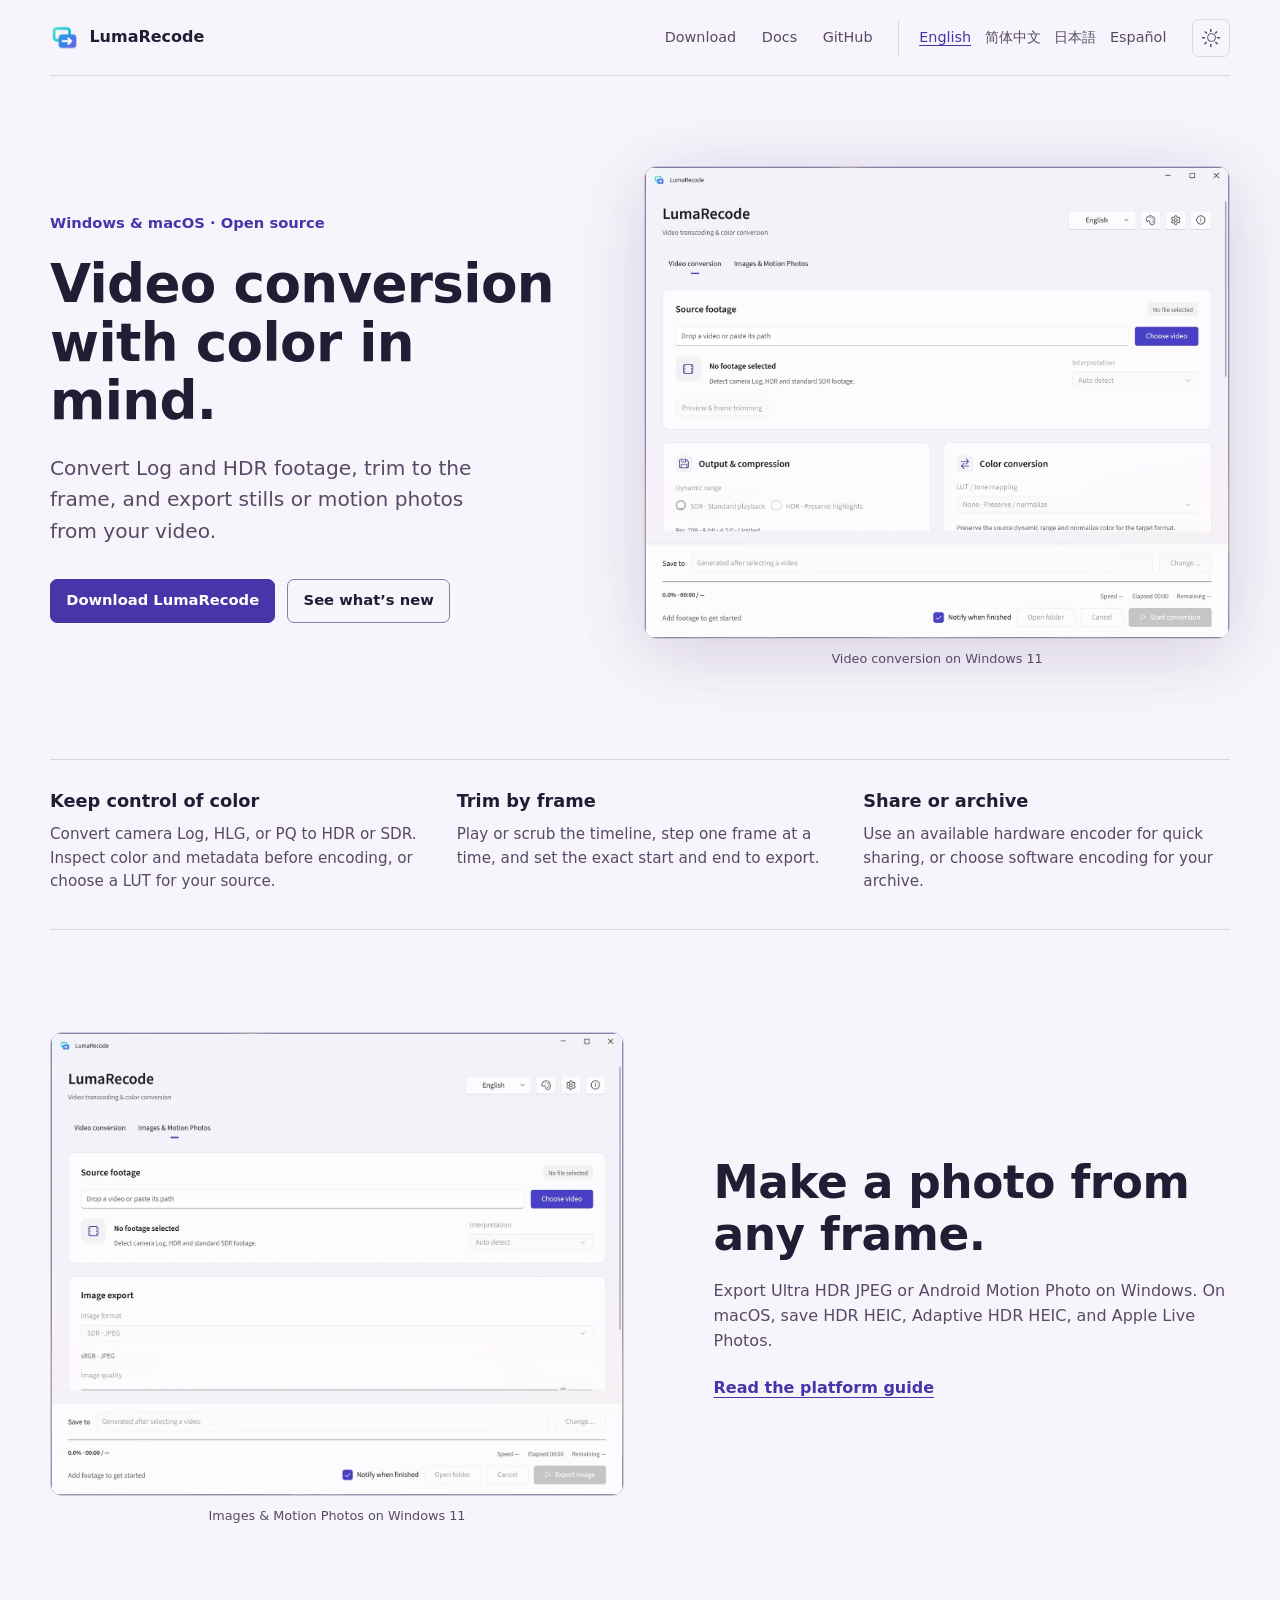
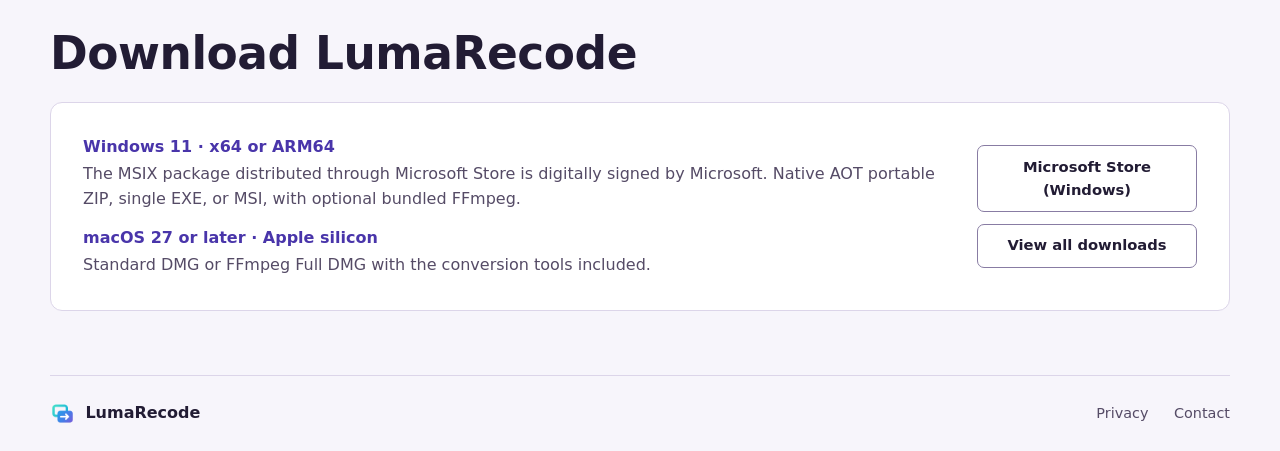
<file: site/index.html>
<!doctype html>
<html lang="en">
<head>
  <meta charset="utf-8">
  <meta name="viewport" content="width=device-width, initial-scale=1">
  <meta name="color-scheme" content="light dark">
  <meta name="description" content="LumaRecode is an open-source video transcoder for Windows and macOS. Convert camera Log and HDR, trim by frame, and export photos.">
  <link rel="canonical" href="https://lumarecode.miku552.top/">
  <link rel="alternate" hreflang="en" href="https://lumarecode.miku552.top/">
  <link rel="alternate" hreflang="zh-Hans" href="https://lumarecode.miku552.top/zh/">
  <link rel="alternate" hreflang="ja" href="https://lumarecode.miku552.top/ja/">
  <link rel="alternate" hreflang="es" href="https://lumarecode.miku552.top/es/">
  <link rel="alternate" hreflang="x-default" href="https://lumarecode.miku552.top/">
  <script src="language.js" data-choose-language></script>
  <link rel="icon" href="assets/lumarecode.png" type="image/png">
  <script src="appearance.js?v=4"></script>
  <link rel="stylesheet" href="style.css?v=5">
  <title>LumaRecode · Video transcoding for Windows and macOS</title>
  <script type="module" src="https://get.microsoft.com/badge/ms-store-badge.bundled.js"></script>
</head>
<body>
  <a class="skip" href="#main">Skip to content</a>
  <header class="wrap topbar">
    <a class="brand" href="./?lang=en"><img src="assets/lumarecode.png" width="29" height="29" alt="">LumaRecode</a>
    <div class="site-nav">
      <nav aria-label="Main">
        <a href="#downloads">Download</a>
        <a href="https://github.com/MIKU552/LumaRecode/tree/main/docs#english">Docs</a>
        <a href="https://github.com/MIKU552/LumaRecode">GitHub</a>
      </nav>
      <nav class="locale-nav" aria-label="Language">
        <a href="./?lang=en" data-language="en" lang="en" hreflang="en" aria-current="page">English</a>
        <a href="zh/" data-language="zh" lang="zh-Hans" hreflang="zh-Hans">简体中文</a>
        <a href="ja/" data-language="ja" lang="ja" hreflang="ja">日本語</a>
        <a href="es/" data-language="es" lang="es" hreflang="es">Español</a>
      </nav>
      <details class="theme-picker" data-label="Appearance" hidden>
        <summary aria-label="Appearance"><span class="theme-icon" aria-hidden="true"></span></summary>
        <div class="theme-menu" role="group" aria-label="Appearance">
          <button type="button" data-mode="system" aria-pressed="true">System theme</button>
          <button type="button" data-mode="light" aria-pressed="false">Light theme</button>
          <button type="button" data-mode="dark" aria-pressed="false">Dark theme</button>
        </div>
      </details>
    </div>
  </header>
  <main id="main">
    <section class="wrap hero">
      <div class="intro">
        <p class="platforms">Windows &amp; macOS · Open source</p>
        <h1>Video conversion<br class="headline-break"> with color in mind.</h1>
        <p class="lede">Convert Log and HDR footage, trim to the frame, and export stills or motion photos from your video.</p>
        <div class="actions">
          <a class="button filled" href="#downloads">Download LumaRecode</a>
          <a class="button" href="https://github.com/MIKU552/LumaRecode/blob/main/CHANGELOG.md#english">See what’s new</a>
        </div>
      </div>
      <figure class="hero-shot">
        <picture>
          <source data-light-screenshot media="(prefers-color-scheme: light)" srcset="assets/windows-conversion-light.webp">
          <img src="assets/windows-conversion.webp" width="1600" height="1291" fetchpriority="high" alt="LumaRecode for Windows, showing the source and conversion controls">
        </picture>
        <figcaption>Video conversion on Windows 11</figcaption>
      </figure>
    </section>
    <section class="wrap workflow" aria-label="Features">
      <div>
        <h2>Keep control of color</h2>
        <p>Convert camera Log, HLG, or PQ to HDR or SDR. Inspect color and metadata before encoding, or choose a LUT for your source.</p>
      </div>
      <div>
        <h2>Trim by frame</h2>
        <p>Play or scrub the timeline, step one frame at a time, and set the exact start and end to export.</p>
      </div>
      <div>
        <h2>Share or archive</h2>
        <p>Use an available hardware encoder for quick sharing, or choose software encoding for your archive.</p>
      </div>
    </section>
    <section class="wrap photos">
      <figure>
        <picture>
          <source data-light-screenshot media="(prefers-color-scheme: light)" srcset="assets/windows-photos-light.webp">
          <img src="assets/windows-photos.webp" width="1400" height="1129" loading="lazy" alt="The Images and Motion Photos tab in LumaRecode for Windows">
        </picture>
        <figcaption>Images &amp; Motion Photos on Windows 11</figcaption>
      </figure>
      <div>
        <h2>Make a photo from any frame.</h2>
        <p>Export Ultra HDR JPEG or Android Motion Photo on Windows. On macOS, save HDR HEIC, Adaptive HDR HEIC, and Apple Live Photos.</p>
        <a class="text-link" href="https://github.com/MIKU552/LumaRecode/blob/main/docs/readme/en.md">Read the platform guide</a>
      </div>
    </section>
    <section class="wrap downloads" id="downloads">
      <h2>Download LumaRecode</h2>
      <div class="download-panel">
        <dl class="download-platforms">
          <div>
            <dt>Windows 11 · x64 or ARM64</dt>
            <dd>The MSIX package distributed through Microsoft Store is digitally signed by Microsoft. Native AOT portable ZIP, single EXE, or MSI, with optional bundled FFmpeg.</dd>
          </div>
          <div>
            <dt>macOS 27 or later · Apple silicon</dt>
            <dd>Standard DMG or FFmpeg Full DMG with the conversion tools included.</dd>
          </div>
        </dl>
        <div class="download-actions">
          <ms-store-badge productid="9N71VF8GJT6F" productname="LumaRecode" window-mode="full" language="en" theme="auto" animation="off"></ms-store-badge>
          <a class="button store-fallback" href="https://apps.microsoft.com/detail/9N71VF8GJT6F">Microsoft Store (Windows)</a>
          <a class="button" href="https://github.com/MIKU552/LumaRecode/releases/latest">View all downloads</a>
        </div>
      </div>
    </section>
  </main>
  <footer class="wrap footer">
    <a class="brand" href="./?lang=en"><img src="assets/lumarecode.png" width="25" height="25" alt="">LumaRecode</a>
    <nav aria-label="Project">
      <a href="privacy.html#english">Privacy</a>
      <a href="mailto:lumarecode@miku552.top">Contact</a>
    </nav>
  </footer>
</body>
</html>
</file>
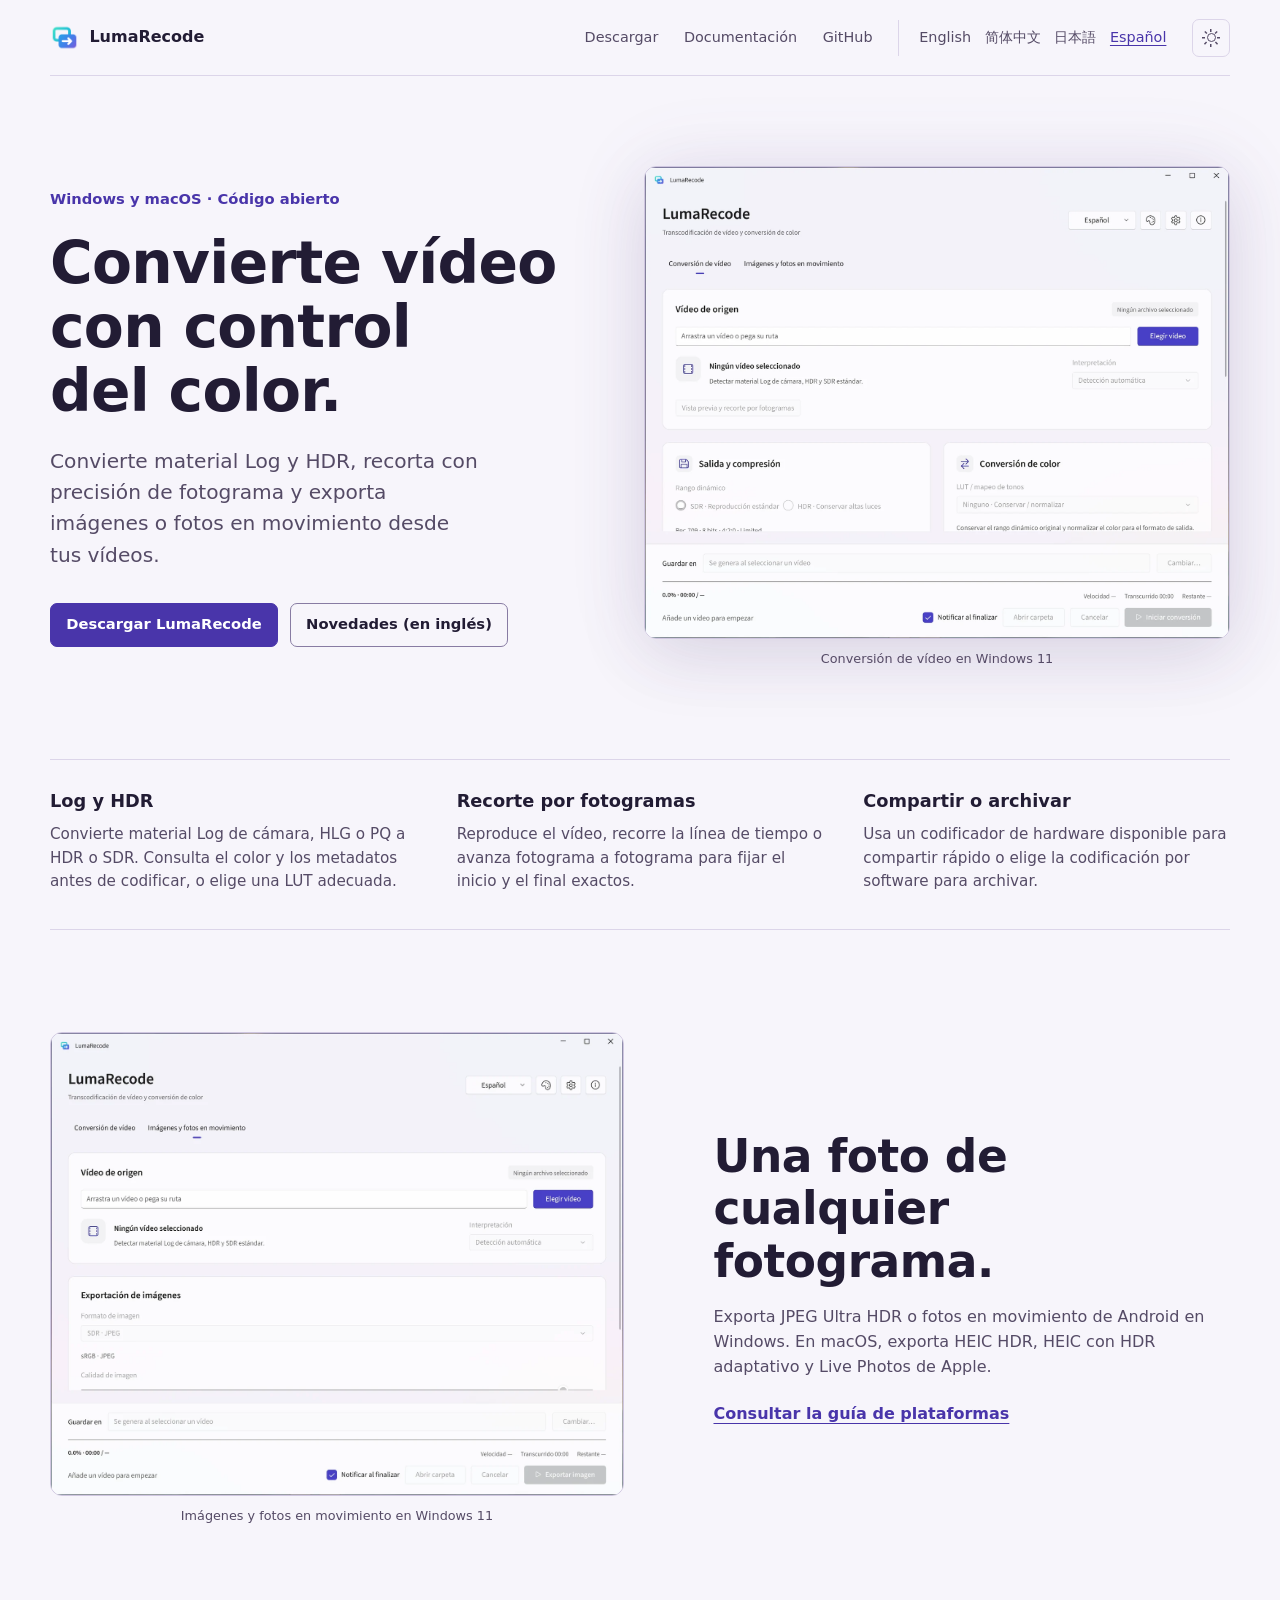
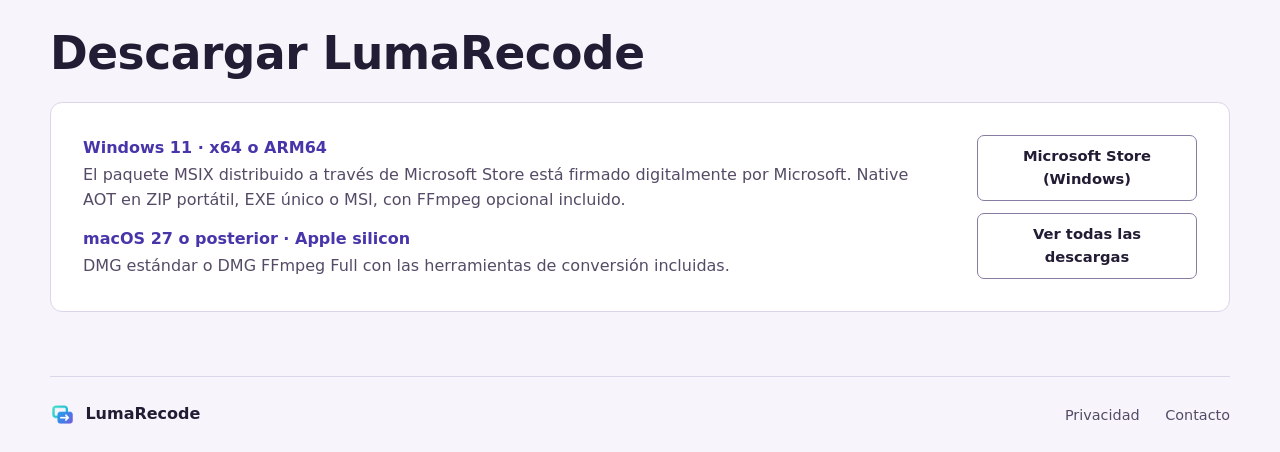
<file: site/es/index.html>
<!doctype html>
<html lang="es">
<head>
  <meta charset="utf-8">
  <meta name="viewport" content="width=device-width, initial-scale=1">
  <meta name="color-scheme" content="light dark">
  <meta name="description" content="LumaRecode es un transcodificador de vídeo de código abierto para Windows y macOS. Convierte material Log y HDR, recorta por fotogramas y exporta imágenes.">
  <link rel="canonical" href="https://lumarecode.miku552.top/es/">
  <link rel="alternate" hreflang="en" href="https://lumarecode.miku552.top/">
  <link rel="alternate" hreflang="zh-Hans" href="https://lumarecode.miku552.top/zh/">
  <link rel="alternate" hreflang="ja" href="https://lumarecode.miku552.top/ja/">
  <link rel="alternate" hreflang="es" href="https://lumarecode.miku552.top/es/">
  <link rel="alternate" hreflang="x-default" href="https://lumarecode.miku552.top/">
  <script src="../language.js"></script>
  <link rel="icon" href="../assets/lumarecode.png" type="image/png">
  <script src="../appearance.js?v=4"></script>
  <link rel="stylesheet" href="../style.css?v=5">
  <title>LumaRecode · Transcodificación de vídeo para Windows y macOS</title>
  <script type="module" src="https://get.microsoft.com/badge/ms-store-badge.bundled.js"></script>
</head>
<body>
  <a class="skip" href="#main">Saltar al contenido</a>
  <header class="wrap topbar">
    <a class="brand" href="./"><img src="../assets/lumarecode.png" width="29" height="29" alt="">LumaRecode</a>
    <div class="site-nav">
      <nav aria-label="Principal">
        <a href="#downloads">Descargar</a>
        <a href="https://github.com/MIKU552/LumaRecode/blob/main/docs/readme/es.md">Documentación</a>
        <a href="https://github.com/MIKU552/LumaRecode">GitHub</a>
      </nav>
      <nav class="locale-nav" aria-label="Idioma">
        <a href="../?lang=en" data-language="en" lang="en" hreflang="en">English</a>
        <a href="../zh/" data-language="zh" lang="zh-Hans" hreflang="zh-Hans">简体中文</a>
        <a href="../ja/" data-language="ja" lang="ja" hreflang="ja">日本語</a>
        <a href="./" data-language="es" lang="es" hreflang="es" aria-current="page">Español</a>
      </nav>
      <details class="theme-picker" data-label="Apariencia" hidden>
        <summary aria-label="Apariencia"><span class="theme-icon" aria-hidden="true"></span></summary>
        <div class="theme-menu" role="group" aria-label="Apariencia">
          <button type="button" data-mode="system" aria-pressed="true">Tema del sistema</button>
          <button type="button" data-mode="light" aria-pressed="false">Tema claro</button>
          <button type="button" data-mode="dark" aria-pressed="false">Tema oscuro</button>
        </div>
      </details>
    </div>
  </header>
  <main id="main">
    <section class="wrap hero">
      <div class="intro">
        <p class="platforms">Windows y macOS · Código abierto</p>
        <h1>Convierte vídeo con control del color.</h1>
        <p class="lede">Convierte material Log y HDR, recorta con precisión de fotograma y exporta imágenes o fotos en movimiento desde tus vídeos.</p>
        <div class="actions">
          <a class="button filled" href="#downloads">Descargar LumaRecode</a>
          <a class="button" href="https://github.com/MIKU552/LumaRecode/blob/main/CHANGELOG.md#english" hreflang="en">Novedades (en inglés)</a>
        </div>
      </div>
      <figure class="hero-shot">
        <picture>
          <source data-light-screenshot media="(prefers-color-scheme: light)" srcset="../assets/windows-conversion-es-light.webp">
          <img src="../assets/windows-conversion-es.webp" width="1600" height="1291" fetchpriority="high" alt="Interfaz en español de LumaRecode para Windows, con el vídeo de origen y las opciones de conversión">
        </picture>
        <figcaption>Conversión de vídeo en Windows 11</figcaption>
      </figure>
    </section>
    <section class="wrap workflow" aria-label="Funciones">
      <div>
        <h2>Log y HDR</h2>
        <p>Convierte material Log de cámara, HLG o PQ a HDR o SDR. Consulta el color y los metadatos antes de codificar, o elige una LUT adecuada.</p>
      </div>
      <div>
        <h2>Recorte por fotogramas</h2>
        <p>Reproduce el vídeo, recorre la línea de tiempo o avanza fotograma a fotograma para fijar el inicio y el final exactos.</p>
      </div>
      <div>
        <h2>Compartir o archivar</h2>
        <p>Usa un codificador de hardware disponible para compartir rápido o elige la codificación por software para archivar.</p>
      </div>
    </section>
    <section class="wrap photos">
      <figure>
        <picture>
          <source data-light-screenshot media="(prefers-color-scheme: light)" srcset="../assets/windows-photos-es-light.webp">
          <img src="../assets/windows-photos-es.webp" width="1400" height="1129" loading="lazy" alt="Pestaña Imágenes y fotos en movimiento en la versión de LumaRecode para Windows en español">
        </picture>
        <figcaption>Imágenes y fotos en movimiento en Windows 11</figcaption>
      </figure>
      <div>
        <h2>Una foto de cualquier fotograma.</h2>
        <p>Exporta JPEG Ultra HDR o fotos en movimiento de Android en Windows. En macOS, exporta HEIC HDR, HEIC con HDR adaptativo y Live Photos de Apple.</p>
        <a class="text-link" href="https://github.com/MIKU552/LumaRecode/blob/main/docs/readme/es.md">Consultar la guía de plataformas</a>
      </div>
    </section>
    <section class="wrap downloads" id="downloads">
      <h2>Descargar LumaRecode</h2>
      <div class="download-panel">
        <dl class="download-platforms">
          <div>
            <dt>Windows 11 · x64 o ARM64</dt>
            <dd>El paquete MSIX distribuido a través de Microsoft Store está firmado digitalmente por Microsoft. Native AOT en ZIP portátil, EXE único o MSI, con FFmpeg opcional incluido.</dd>
          </div>
          <div>
            <dt>macOS 27 o posterior · Apple silicon</dt>
            <dd>DMG estándar o DMG FFmpeg Full con las herramientas de conversión incluidas.</dd>
          </div>
        </dl>
        <div class="download-actions">
          <ms-store-badge productid="9N71VF8GJT6F" productname="LumaRecode" window-mode="full" language="es" theme="auto" animation="off"></ms-store-badge>
          <a class="button store-fallback" href="https://apps.microsoft.com/detail/9N71VF8GJT6F">Microsoft Store (Windows)</a>
          <a class="button" href="https://github.com/MIKU552/LumaRecode/releases/latest">Ver todas las descargas</a>
        </div>
      </div>
    </section>
  </main>
  <footer class="wrap footer">
    <a class="brand" href="./"><img src="../assets/lumarecode.png" width="25" height="25" alt="">LumaRecode</a>
    <nav aria-label="LumaRecode">
      <a href="../privacy.html#es">Privacidad</a>
      <a href="mailto:lumarecode@miku552.top">Contacto</a>
    </nav>
  </footer>
</body>
</html>
</file>
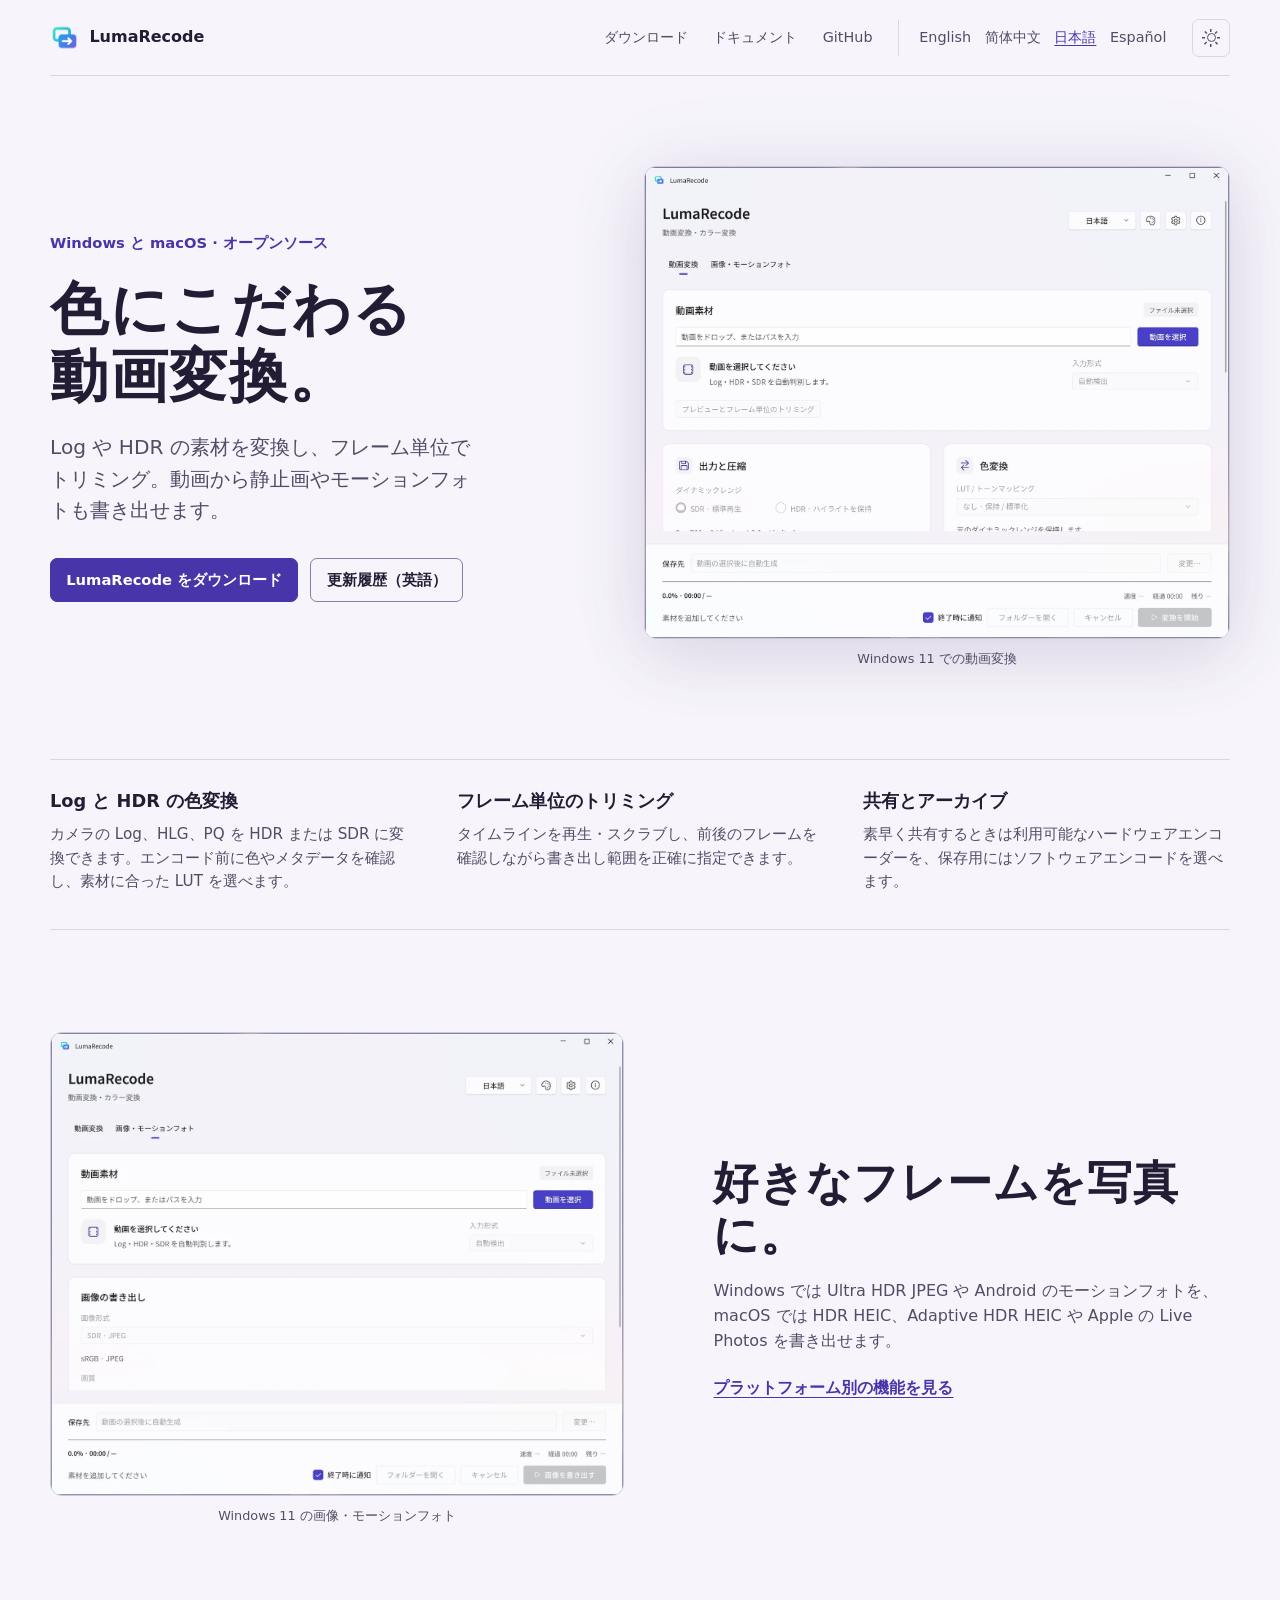
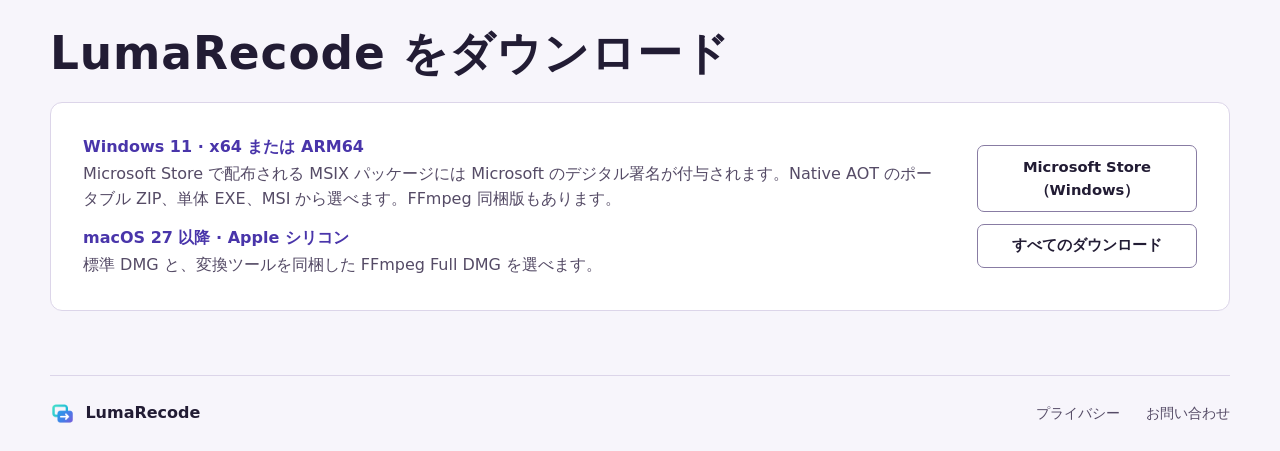
<file: site/ja/index.html>
<!doctype html>
<html lang="ja">
<head>
  <meta charset="utf-8">
  <meta name="viewport" content="width=device-width, initial-scale=1">
  <meta name="color-scheme" content="light dark">
  <meta name="description" content="LumaRecode は Windows と macOS 向けのオープンソース動画変換ツールです。Log・HDR の色変換、フレーム単位のトリミング、画像の書き出しに対応します。">
  <link rel="canonical" href="https://lumarecode.miku552.top/ja/">
  <link rel="alternate" hreflang="en" href="https://lumarecode.miku552.top/">
  <link rel="alternate" hreflang="zh-Hans" href="https://lumarecode.miku552.top/zh/">
  <link rel="alternate" hreflang="ja" href="https://lumarecode.miku552.top/ja/">
  <link rel="alternate" hreflang="es" href="https://lumarecode.miku552.top/es/">
  <link rel="alternate" hreflang="x-default" href="https://lumarecode.miku552.top/">
  <script src="../language.js"></script>
  <link rel="icon" href="../assets/lumarecode.png" type="image/png">
  <script src="../appearance.js?v=4"></script>
  <link rel="stylesheet" href="../style.css?v=5">
  <title>LumaRecode · Windows と macOS の動画変換</title>
  <script type="module" src="https://get.microsoft.com/badge/ms-store-badge.bundled.js"></script>
</head>
<body>
  <a class="skip" href="#main">本文へ移動</a>
  <header class="wrap topbar">
    <a class="brand" href="./"><img src="../assets/lumarecode.png" width="29" height="29" alt="">LumaRecode</a>
    <div class="site-nav">
      <nav aria-label="メイン">
        <a href="#downloads">ダウンロード</a>
        <a href="https://github.com/MIKU552/LumaRecode/blob/main/docs/readme/ja.md">ドキュメント</a>
        <a href="https://github.com/MIKU552/LumaRecode">GitHub</a>
      </nav>
      <nav class="locale-nav" aria-label="言語">
        <a href="../?lang=en" data-language="en" lang="en" hreflang="en">English</a>
        <a href="../zh/" data-language="zh" lang="zh-Hans" hreflang="zh-Hans">简体中文</a>
        <a href="./" data-language="ja" lang="ja" hreflang="ja" aria-current="page">日本語</a>
        <a href="../es/" data-language="es" lang="es" hreflang="es">Español</a>
      </nav>
      <details class="theme-picker" data-label="外観" hidden>
        <summary aria-label="外観"><span class="theme-icon" aria-hidden="true"></span></summary>
        <div class="theme-menu" role="group" aria-label="外観">
          <button type="button" data-mode="system" aria-pressed="true">システム設定</button>
          <button type="button" data-mode="light" aria-pressed="false">ライト</button>
          <button type="button" data-mode="dark" aria-pressed="false">ダーク</button>
        </div>
      </details>
    </div>
  </header>
  <main id="main">
    <section class="wrap hero">
      <div class="intro">
        <p class="platforms">Windows と macOS · オープンソース</p>
        <h1>色にこだわる<br>動画変換。</h1>
        <p class="lede">Log や HDR の素材を変換し、フレーム単位でトリミング。動画から静止画やモーションフォトも書き出せます。</p>
        <div class="actions">
          <a class="button filled" href="#downloads">LumaRecode をダウンロード</a>
          <a class="button" href="https://github.com/MIKU552/LumaRecode/blob/main/CHANGELOG.md#english" hreflang="en">更新履歴（英語）</a>
        </div>
      </div>
      <figure class="hero-shot">
        <picture>
          <source data-light-screenshot media="(prefers-color-scheme: light)" srcset="../assets/windows-conversion-ja-light.webp">
          <img src="../assets/windows-conversion-ja.webp" width="1600" height="1291" fetchpriority="high" alt="LumaRecode for Windows の日本語画面。動画素材と変換設定を表示しています">
        </picture>
        <figcaption>Windows 11 での動画変換</figcaption>
      </figure>
    </section>
    <section class="wrap workflow" aria-label="機能">
      <div>
        <h2>Log と HDR の色変換</h2>
        <p>カメラの Log、HLG、PQ を HDR または SDR に変換できます。エンコード前に色やメタデータを確認し、素材に合った LUT を選べます。</p>
      </div>
      <div>
        <h2>フレーム単位のトリミング</h2>
        <p>タイムラインを再生・スクラブし、前後のフレームを確認しながら書き出し範囲を正確に指定できます。</p>
      </div>
      <div>
        <h2>共有とアーカイブ</h2>
        <p>素早く共有するときは利用可能なハードウェアエンコーダーを、保存用にはソフトウェアエンコードを選べます。</p>
      </div>
    </section>
    <section class="wrap photos">
      <figure>
        <picture>
          <source data-light-screenshot media="(prefers-color-scheme: light)" srcset="../assets/windows-photos-ja-light.webp">
          <img src="../assets/windows-photos-ja.webp" width="1400" height="1129" loading="lazy" alt="LumaRecode for Windows の日本語画面にある「画像・モーションフォト」タブ">
        </picture>
        <figcaption>Windows 11 の画像・モーションフォト</figcaption>
      </figure>
      <div>
        <h2>好きなフレームを写真に。</h2>
        <p>Windows では Ultra HDR JPEG や Android のモーションフォトを、macOS では HDR HEIC、Adaptive HDR HEIC や Apple の Live Photos を書き出せます。</p>
        <a class="text-link" href="https://github.com/MIKU552/LumaRecode/blob/main/docs/readme/ja.md">プラットフォーム別の機能を見る</a>
      </div>
    </section>
    <section class="wrap downloads" id="downloads">
      <h2>LumaRecode をダウンロード</h2>
      <div class="download-panel">
        <dl class="download-platforms">
          <div>
            <dt>Windows 11 · x64 または ARM64</dt>
            <dd>Microsoft Store で配布される MSIX パッケージには Microsoft のデジタル署名が付与されます。Native AOT のポータブル ZIP、単体 EXE、MSI から選べます。FFmpeg 同梱版もあります。</dd>
          </div>
          <div>
            <dt>macOS 27 以降 · Apple シリコン</dt>
            <dd>標準 DMG と、変換ツールを同梱した FFmpeg Full DMG を選べます。</dd>
          </div>
        </dl>
        <div class="download-actions">
          <ms-store-badge productid="9N71VF8GJT6F" productname="LumaRecode" window-mode="full" language="ja" theme="auto" animation="off"></ms-store-badge>
          <a class="button store-fallback" href="https://apps.microsoft.com/detail/9N71VF8GJT6F">Microsoft Store（Windows）</a>
          <a class="button" href="https://github.com/MIKU552/LumaRecode/releases/latest">すべてのダウンロード</a>
        </div>
      </div>
    </section>
  </main>
  <footer class="wrap footer">
    <a class="brand" href="./"><img src="../assets/lumarecode.png" width="25" height="25" alt="">LumaRecode</a>
    <nav aria-label="LumaRecode">
      <a href="../privacy.html#ja">プライバシー</a>
      <a href="mailto:lumarecode@miku552.top">お問い合わせ</a>
    </nav>
  </footer>
</body>
</html>
</file>
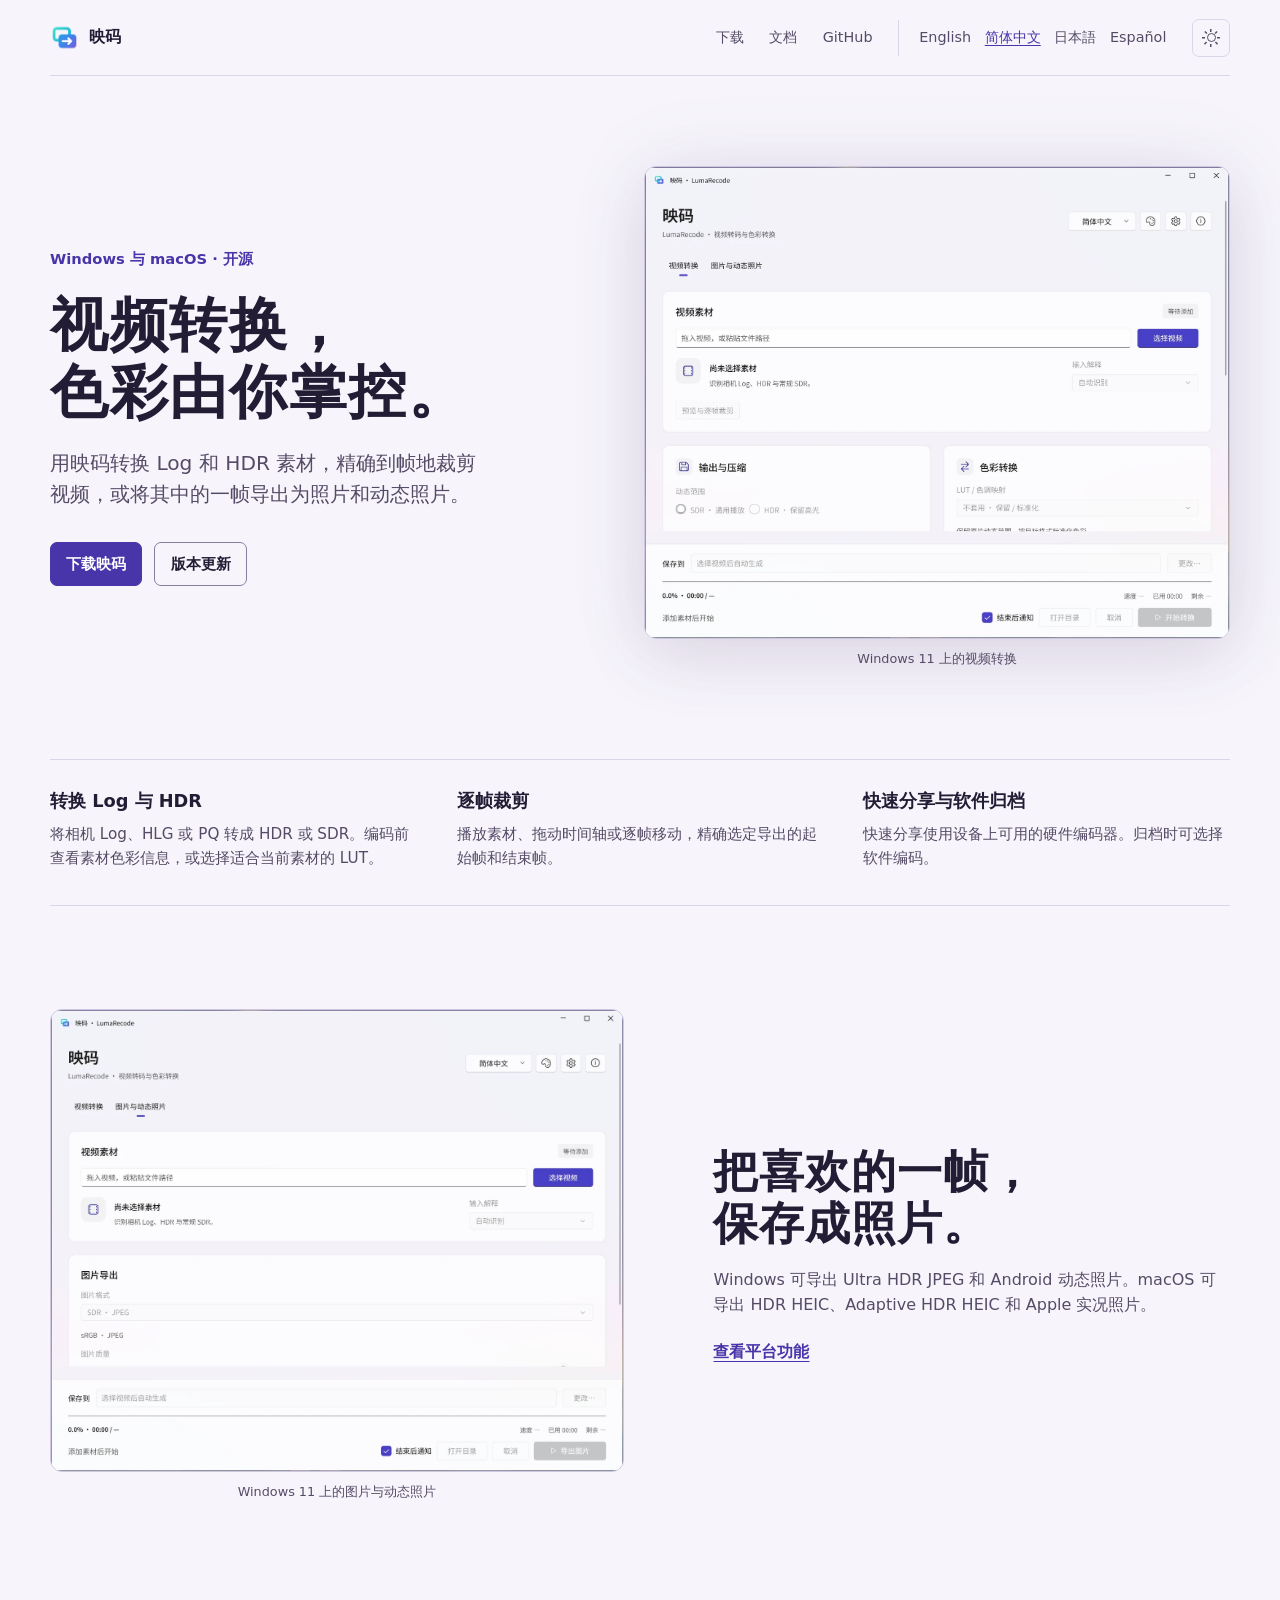
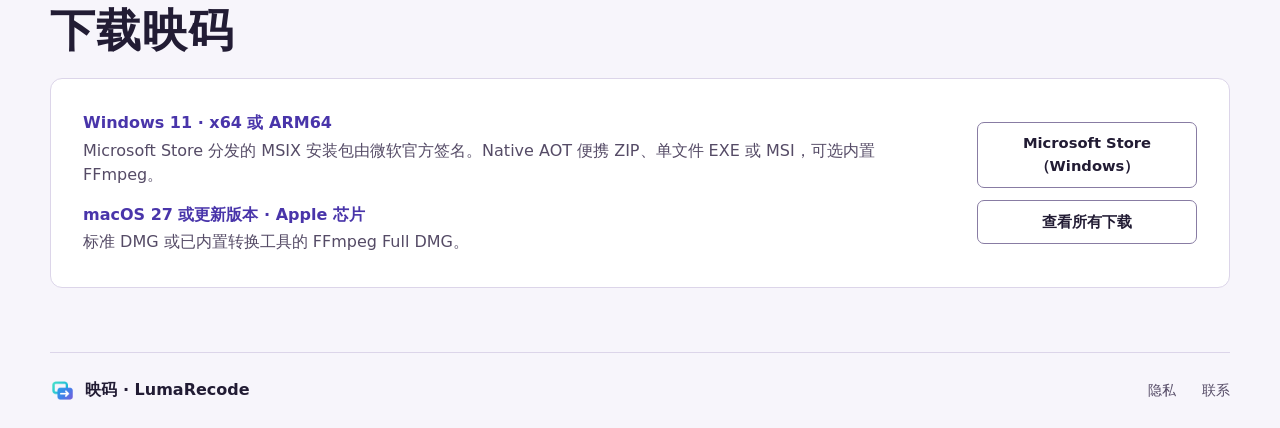
<file: site/zh/index.html>
<!doctype html>
<html lang="zh-Hans">
<head>
  <meta charset="utf-8">
  <meta name="viewport" content="width=device-width, initial-scale=1">
  <meta name="color-scheme" content="light dark">
  <meta name="description" content="映码是适用于 Windows 和 macOS 的开源视频工具，支持 Log 和 HDR 转换、逐帧裁剪、图片和动态照片导出。">
  <link rel="canonical" href="https://lumarecode.miku552.top/zh/">
  <link rel="alternate" hreflang="en" href="https://lumarecode.miku552.top/">
  <link rel="alternate" hreflang="zh-Hans" href="https://lumarecode.miku552.top/zh/">
  <link rel="alternate" hreflang="ja" href="https://lumarecode.miku552.top/ja/">
  <link rel="alternate" hreflang="es" href="https://lumarecode.miku552.top/es/">
  <link rel="alternate" hreflang="x-default" href="https://lumarecode.miku552.top/">
  <script src="../language.js"></script>
  <link rel="icon" href="../assets/lumarecode.png" type="image/png">
  <script src="../appearance.js?v=4"></script>
  <link rel="stylesheet" href="../style.css?v=5">
  <title>映码 · Windows 与 macOS 视频转换</title>
  <script type="module" src="https://get.microsoft.com/badge/ms-store-badge.bundled.js"></script>
</head>
<body>
  <a class="skip" href="#main">跳转到正文</a>
  <header class="wrap topbar">
    <a class="brand" href="./"><img src="../assets/lumarecode.png" width="29" height="29" alt="">映码</a>
    <div class="site-nav">
      <nav aria-label="主导航">
        <a href="#downloads">下载</a>
        <a href="https://github.com/MIKU552/LumaRecode/tree/main/docs#简体中文">文档</a>
        <a href="https://github.com/MIKU552/LumaRecode">GitHub</a>
      </nav>
      <nav class="locale-nav" aria-label="语言">
        <a href="../?lang=en" data-language="en" lang="en" hreflang="en">English</a>
        <a href="./" data-language="zh" lang="zh-Hans" hreflang="zh-Hans" aria-current="page">简体中文</a>
        <a href="../ja/" data-language="ja" lang="ja" hreflang="ja">日本語</a>
        <a href="../es/" data-language="es" lang="es" hreflang="es">Español</a>
      </nav>
      <details class="theme-picker" data-label="外观" hidden>
        <summary aria-label="外观"><span class="theme-icon" aria-hidden="true"></span></summary>
        <div class="theme-menu" role="group" aria-label="外观">
          <button type="button" data-mode="system" aria-pressed="true">跟随系统</button>
          <button type="button" data-mode="light" aria-pressed="false">浅色</button>
          <button type="button" data-mode="dark" aria-pressed="false">深色</button>
        </div>
      </details>
    </div>
  </header>
  <main id="main">
    <section class="wrap hero">
      <div class="intro">
        <p class="platforms">Windows 与 macOS · 开源</p>
        <h1>视频转换，<br>色彩由你掌控。</h1>
        <p class="lede">用映码转换 Log 和 HDR 素材，精确到帧地裁剪视频，或将其中的一帧导出为照片和动态照片。</p>
        <div class="actions">
          <a class="button filled" href="#downloads">下载映码</a>
          <a class="button" href="https://github.com/MIKU552/LumaRecode/blob/main/CHANGELOG.md#简体中文">版本更新</a>
        </div>
      </div>
      <figure class="hero-shot">
        <picture>
          <source data-light-screenshot media="(prefers-color-scheme: light)" srcset="../assets/windows-conversion-zh-light.webp">
          <img src="../assets/windows-conversion-zh.webp" width="1600" height="1291" fetchpriority="high" alt="映码的 Windows 简体中文界面，展示视频素材和转换设置">
        </picture>
        <figcaption>Windows 11 上的视频转换</figcaption>
      </figure>
    </section>
    <section class="wrap workflow" aria-label="功能">
      <div>
        <h2>转换 Log 与 HDR</h2>
        <p>将相机 Log、HLG 或 PQ 转成 HDR 或 SDR。编码前查看素材色彩信息，或选择适合当前素材的 LUT。</p>
      </div>
      <div>
        <h2>逐帧裁剪</h2>
        <p>播放素材、拖动时间轴或逐帧移动，精确选定导出的起始帧和结束帧。</p>
      </div>
      <div>
        <h2>快速分享与软件归档</h2>
        <p>快速分享使用设备上可用的硬件编码器。归档时可选择软件编码。</p>
      </div>
    </section>
    <section class="wrap photos">
      <figure>
        <picture>
          <source data-light-screenshot media="(prefers-color-scheme: light)" srcset="../assets/windows-photos-zh-light.webp">
          <img src="../assets/windows-photos-zh.webp" width="1400" height="1129" loading="lazy" alt="映码 Windows 版的图片与动态照片页面">
        </picture>
        <figcaption>Windows 11 上的图片与动态照片</figcaption>
      </figure>
      <div>
        <h2>把喜欢的一帧，<br>保存成照片。</h2>
        <p>Windows 可导出 Ultra HDR JPEG 和 Android 动态照片。macOS 可导出 HDR HEIC、Adaptive HDR HEIC 和 Apple 实况照片。</p>
        <a class="text-link" href="https://github.com/MIKU552/LumaRecode/blob/main/README.md">查看平台功能</a>
      </div>
    </section>
    <section class="wrap downloads" id="downloads">
      <h2>下载映码</h2>
      <div class="download-panel">
        <dl class="download-platforms">
          <div>
            <dt>Windows 11 · x64 或 ARM64</dt>
            <dd>Microsoft Store 分发的 MSIX 安装包由微软官方签名。Native AOT 便携 ZIP、单文件 EXE 或 MSI，可选内置 FFmpeg。</dd>
          </div>
          <div>
            <dt>macOS 27 或更新版本 · Apple 芯片</dt>
            <dd>标准 DMG 或已内置转换工具的 FFmpeg Full DMG。</dd>
          </div>
        </dl>
        <div class="download-actions">
          <ms-store-badge productid="9N71VF8GJT6F" productname="LumaRecode" window-mode="full" language="zh-cn" theme="auto" animation="off"></ms-store-badge>
          <a class="button store-fallback" href="https://apps.microsoft.com/detail/9N71VF8GJT6F">Microsoft Store（Windows）</a>
          <a class="button" href="https://github.com/MIKU552/LumaRecode/releases/latest">查看所有下载</a>
        </div>
      </div>
    </section>
  </main>
  <footer class="wrap footer">
    <a class="brand" href="./"><img src="../assets/lumarecode.png" width="25" height="25" alt="">映码 · LumaRecode</a>
    <nav aria-label="项目">
      <a href="../privacy.html#zh">隐私</a>
      <a href="mailto:lumarecode@miku552.top">联系</a>
    </nav>
  </footer>
</body>
</html>
</file>
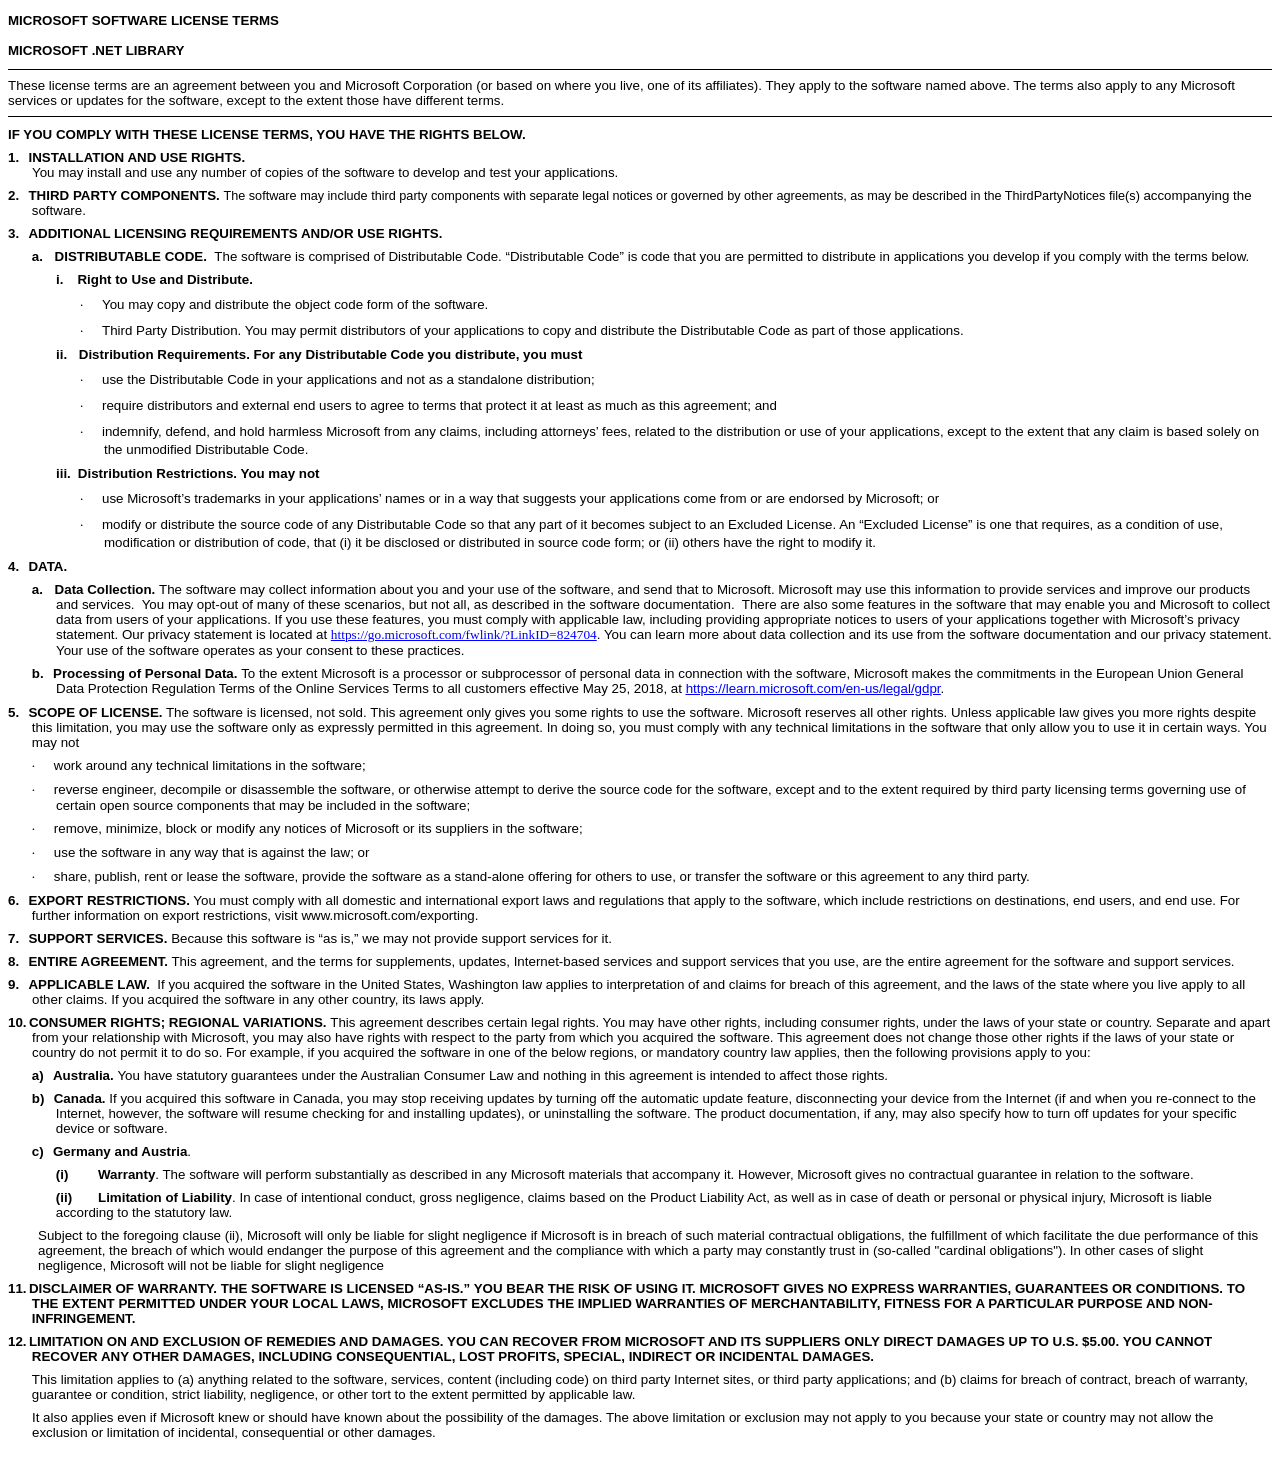
<file: licenses/DotNet-Library-LICENSE.html>
<!DOCTYPE html>
<html lang="en-us">

<head>
<meta http-equiv=Content-Type content="text/html; charset=windows-1252">
<meta name=Generator content="Microsoft Word 15 (filtered)">
<meta name="viewport" content="width=device-width, initial-scale=1">
<meta name="Description" content="Microsoft Software License Terms - Microsoft .NET Library" />
<title>.NET Library License Terms | .NET</title>
<style>
<!--
 /* Font Definitions */
 @font-face
	{font-family:Wingdings;
	panose-1:5 0 0 0 0 0 0 0 0 0;}
@font-face
	{font-family:"MS Mincho";
	panose-1:2 2 6 9 4 2 5 8 3 4;}
@font-face
	{font-family:SimSun;
	panose-1:2 1 6 0 3 1 1 1 1 1;}
@font-face
	{font-family:"Cambria Math";
	panose-1:2 4 5 3 5 4 6 3 2 4;}
@font-face
	{font-family:Calibri;
	panose-1:2 15 5 2 2 2 4 3 2 4;}
@font-face
	{font-family:Tahoma;
	panose-1:2 11 6 4 3 5 4 4 2 4;}
@font-face
	{font-family:"Trebuchet MS";
	panose-1:2 11 6 3 2 2 2 2 2 4;}
@font-face
	{font-family:"\@MS Mincho";
	panose-1:2 2 6 9 4 2 5 8 3 4;}
@font-face
	{font-family:"\@SimSun";
	panose-1:2 1 6 0 3 1 1 1 1 1;}
 /* Style Definitions */
 p.MsoNormal, li.MsoNormal, div.MsoNormal
	{margin-top:6.0pt;
	margin-right:0in;
	margin-bottom:6.0pt;
	margin-left:0in;
	font-size:9.5pt;
	font-family:"Tahoma",sans-serif;}
h1
	{mso-style-link:"Heading 1 Char";
	margin-top:6.0pt;
	margin-right:0in;
	margin-bottom:6.0pt;
	margin-left:17.85pt;
	text-indent:-17.85pt;
	font-size:9.5pt;
	font-family:"Tahoma",sans-serif;}
h2
	{mso-style-link:"Heading 1 Char";
	margin-top:6.0pt;
	margin-right:0in;
	margin-bottom:6.0pt;
	margin-left:17.85pt;
	text-indent:-17.85pt;
	font-size:9.5pt;
	font-family:"Tahoma",sans-serif;}
h3
	{mso-style-link:"Heading 2 Char";
	margin-top:6.0pt;
	margin-right:0in;
	margin-bottom:6.0pt;
	margin-left:.5in;
	text-indent:-18.15pt;
	font-size:9.5pt;
	font-family:"Tahoma",sans-serif;}
h4
	{mso-style-link:"Heading 3 Char";
	margin-top:6.0pt;
	margin-right:0in;
	margin-bottom:6.0pt;
	margin-left:53.85pt;
	text-indent:-17.85pt;
	font-size:9.5pt;
	font-family:"Tahoma",sans-serif;
	font-weight:normal;}
h5
	{mso-style-link:"Heading 5 Char";
	margin-top:6.0pt;
	margin-right:0in;
	margin-bottom:6.0pt;
	margin-left:89.6pt;
	text-indent:-17.85pt;
	font-size:9.5pt;
	font-family:"Tahoma",sans-serif;
	font-weight:normal;}
h6
	{mso-style-link:"Heading 6 Char";
	margin-top:6.0pt;
	margin-right:0in;
	margin-bottom:6.0pt;
	margin-left:107.45pt;
	text-indent:-17.85pt;
	font-size:9.5pt;
	font-family:"Tahoma",sans-serif;
	font-weight:normal;}
p.MsoHeading7, li.MsoHeading7, div.MsoHeading7
	{mso-style-link:"Heading 7 Char";
	margin-top:6.0pt;
	margin-right:0in;
	margin-bottom:6.0pt;
	margin-left:125.3pt;
	text-indent:-17.85pt;
	font-size:9.5pt;
	font-family:"Tahoma",sans-serif;}
p.MsoHeading8, li.MsoHeading8, div.MsoHeading8
	{mso-style-link:"Heading 8 Char";
	margin-top:6.0pt;
	margin-right:0in;
	margin-bottom:6.0pt;
	margin-left:143.15pt;
	text-indent:-17.85pt;
	font-size:9.5pt;
	font-family:"Tahoma",sans-serif;}
p.MsoHeading9, li.MsoHeading9, div.MsoHeading9
	{mso-style-link:"Heading 9 Char";
	margin-top:6.0pt;
	margin-right:0in;
	margin-bottom:6.0pt;
	margin-left:161.05pt;
	text-indent:-17.9pt;
	font-size:9.5pt;
	font-family:"Tahoma",sans-serif;}
p.MsoCommentText, li.MsoCommentText, div.MsoCommentText
	{mso-style-link:"Comment Text Char";
	margin-top:6.0pt;
	margin-right:0in;
	margin-bottom:6.0pt;
	margin-left:0in;
	font-size:10.0pt;
	font-family:"Tahoma",sans-serif;}
p.MsoHeader, li.MsoHeader, div.MsoHeader
	{mso-style-link:"Header Char";
	margin:0in;
	margin-bottom:.0001pt;
	font-size:9.5pt;
	font-family:"Tahoma",sans-serif;}
p.MsoFooter, li.MsoFooter, div.MsoFooter
	{mso-style-link:"Footer Char";
	margin:0in;
	margin-bottom:.0001pt;
	font-size:9.5pt;
	font-family:"Tahoma",sans-serif;}
a:link, span.MsoHyperlink
	{font-family:"Times New Roman",serif;
	color:blue;
	text-decoration:underline;}
a:visited, span.MsoHyperlinkFollowed
	{color:purple;
	text-decoration:underline;}
p.MsoPlainText, li.MsoPlainText, div.MsoPlainText
	{mso-style-link:"Plain Text Char";
	margin:0in;
	margin-bottom:.0001pt;
	font-size:11.0pt;
	font-family:"Calibri",sans-serif;}
p.MsoCommentSubject, li.MsoCommentSubject, div.MsoCommentSubject
	{mso-style-link:"Comment Subject Char";
	margin-top:6.0pt;
	margin-right:0in;
	margin-bottom:6.0pt;
	margin-left:0in;
	font-size:10.0pt;
	font-family:"Tahoma",sans-serif;
	font-weight:bold;}
p.MsoAcetate, li.MsoAcetate, div.MsoAcetate
	{mso-style-link:"Balloon Text Char";
	margin:0in;
	margin-bottom:.0001pt;
	font-size:8.0pt;
	font-family:"Tahoma",sans-serif;}
span.Heading1Char
	{mso-style-name:"Heading 1 Char";
	mso-style-link:"Heading 1";
	font-family:"Tahoma",sans-serif;
	font-weight:bold;}
span.Heading2Char
	{mso-style-name:"Heading 2 Char";
	mso-style-link:"Heading 2";
	font-family:"Tahoma",sans-serif;
	font-weight:bold;}
span.Heading3Char
	{mso-style-name:"Heading 3 Char";
	mso-style-link:"Heading 3";
	font-family:"Tahoma",sans-serif;}
span.Heading4Char
	{mso-style-name:"Heading 4 Char";
	mso-style-link:"Heading 4";
	font-family:"Tahoma",sans-serif;}
span.Heading5Char
	{mso-style-name:"Heading 5 Char";
	mso-style-link:"Heading 5";
	font-family:"Tahoma",sans-serif;}
span.Heading6Char
	{mso-style-name:"Heading 6 Char";
	mso-style-link:"Heading 6";
	font-family:"Tahoma",sans-serif;}
span.Heading7Char
	{mso-style-name:"Heading 7 Char";
	mso-style-link:"Heading 7";
	font-family:"Tahoma",sans-serif;}
span.Heading8Char
	{mso-style-name:"Heading 8 Char";
	mso-style-link:"Heading 8";
	font-family:"Tahoma",sans-serif;}
span.Heading9Char
	{mso-style-name:"Heading 9 Char";
	mso-style-link:"Heading 9";
	font-family:"Tahoma",sans-serif;}
p.Body1, li.Body1, div.Body1
	{mso-style-name:"Body 1";
	margin-top:6.0pt;
	margin-right:0in;
	margin-bottom:6.0pt;
	margin-left:17.85pt;
	font-size:9.5pt;
	font-family:"Tahoma",sans-serif;}
p.Bullet2, li.Bullet2, div.Bullet2
	{mso-style-name:"Bullet 2";
	margin-top:6.0pt;
	margin-right:0in;
	margin-bottom:6.0pt;
	margin-left:.5in;
	text-indent:-18.15pt;
	font-size:9.5pt;
	font-family:"Tahoma",sans-serif;}
p.Bullet3, li.Bullet3, div.Bullet3
	{mso-style-name:"Bullet 3";
	mso-style-link:"Bullet 3 Char1";
	margin-top:6.0pt;
	margin-right:0in;
	margin-bottom:6.0pt;
	margin-left:53.85pt;
	text-indent:-17.85pt;
	font-size:9.5pt;
	font-family:"Tahoma",sans-serif;}
p.HeadingEULA, li.HeadingEULA, div.HeadingEULA
	{mso-style-name:"Heading EULA";
	margin-top:6.0pt;
	margin-right:0in;
	margin-bottom:6.0pt;
	margin-left:0in;
	font-size:14.0pt;
	font-family:"Tahoma",sans-serif;
	font-weight:bold;}
p.HeadingSoftwareTitle, li.HeadingSoftwareTitle, div.HeadingSoftwareTitle
	{mso-style-name:"Heading Software Title";
	margin-top:6.0pt;
	margin-right:0in;
	margin-bottom:6.0pt;
	margin-left:0in;
	border:none;
	padding:0in;
	font-size:14.0pt;
	font-family:"Tahoma",sans-serif;
	font-weight:bold;}
p.Preamble, li.Preamble, div.Preamble
	{mso-style-name:Preamble;
	margin-top:6.0pt;
	margin-right:0in;
	margin-bottom:6.0pt;
	margin-left:0in;
	font-size:9.5pt;
	font-family:"Tahoma",sans-serif;
	font-weight:bold;}
p.PreambleBorderAbove, li.PreambleBorderAbove, div.PreambleBorderAbove
	{mso-style-name:"Preamble Border Above";
	margin-top:6.0pt;
	margin-right:0in;
	margin-bottom:6.0pt;
	margin-left:0in;
	border:none;
	padding:0in;
	font-size:9.5pt;
	font-family:"Tahoma",sans-serif;
	font-weight:bold;}
p.Body0Bold, li.Body0Bold, div.Body0Bold
	{mso-style-name:"Body 0 Bold";
	margin:0in;
	margin-bottom:.0001pt;
	font-size:9.5pt;
	font-family:"Tahoma",sans-serif;
	font-weight:bold;}
p.Body0, li.Body0, div.Body0
	{mso-style-name:"Body 0";
	margin:0in;
	margin-bottom:.0001pt;
	font-size:9.5pt;
	font-family:"Tahoma",sans-serif;}
span.BalloonTextChar
	{mso-style-name:"Balloon Text Char";
	mso-style-link:"Balloon Text";
	font-family:"Tahoma",sans-serif;}
p.Bullet1, li.Bullet1, div.Bullet1
	{mso-style-name:"Bullet 1";
	margin-top:6.0pt;
	margin-right:0in;
	margin-bottom:6.0pt;
	margin-left:17.85pt;
	text-indent:-17.85pt;
	font-size:9.5pt;
	font-family:"Tahoma",sans-serif;}
p.Bullet4, li.Bullet4, div.Bullet4
	{mso-style-name:"Bullet 4";
	margin-top:6.0pt;
	margin-right:0in;
	margin-bottom:6.0pt;
	margin-left:71.75pt;
	text-indent:-17.9pt;
	font-size:9.5pt;
	font-family:"Tahoma",sans-serif;}
p.Bullet5, li.Bullet5, div.Bullet5
	{mso-style-name:"Bullet 5";
	margin-top:6.0pt;
	margin-right:0in;
	margin-bottom:6.0pt;
	margin-left:89.6pt;
	text-indent:-17.85pt;
	font-size:9.5pt;
	font-family:"Tahoma",sans-serif;}
p.Heading3Bold, li.Heading3Bold, div.Heading3Bold
	{mso-style-name:"Heading 3 Bold";
	mso-style-link:"Heading 3 Bold Char";
	margin-top:6.0pt;
	margin-right:0in;
	margin-bottom:6.0pt;
	margin-left:53.85pt;
	text-indent:-17.85pt;
	font-size:9.5pt;
	font-family:"Tahoma",sans-serif;
	font-weight:bold;}
p.Bullet4Underline, li.Bullet4Underline, div.Bullet4Underline
	{mso-style-name:"Bullet 4 Underline";
	margin-top:6.0pt;
	margin-right:0in;
	margin-bottom:6.0pt;
	margin-left:71.75pt;
	text-indent:-17.9pt;
	font-size:9.5pt;
	font-family:"Tahoma",sans-serif;
	text-decoration:underline;}
span.Body2Char
	{mso-style-name:"Body 2 Char";
	font-family:"Tahoma",sans-serif;}
span.Body3Char
	{mso-style-name:"Body 3 Char";
	font-family:"Tahoma",sans-serif;}
span.CommentTextChar
	{mso-style-name:"Comment Text Char";
	mso-style-link:"Comment Text";
	font-family:"Tahoma",sans-serif;}
span.CommentSubjectChar
	{mso-style-name:"Comment Subject Char";
	mso-style-link:"Comment Subject";
	font-family:"Tahoma",sans-serif;
	font-weight:bold;}
span.Bullet3Char1
	{mso-style-name:"Bullet 3 Char1";
	mso-style-link:"Bullet 3";
	font-family:"Tahoma",sans-serif;}
p.Bullet4Underlined, li.Bullet4Underlined, div.Bullet4Underlined
	{mso-style-name:"Bullet 4 Underlined";
	margin-top:6.0pt;
	margin-right:0in;
	margin-bottom:6.0pt;
	margin-left:17.85pt;
	text-indent:-17.85pt;
	font-size:9.5pt;
	font-family:"Tahoma",sans-serif;
	text-decoration:underline;}
span.Heading3BoldChar
	{mso-style-name:"Heading 3 Bold Char";
	mso-style-link:"Heading 3 Bold";
	font-family:"Tahoma",sans-serif;
	font-weight:bold;}
span.PlainTextChar
	{mso-style-name:"Plain Text Char";
	mso-style-link:"Plain Text";
	font-family:"Calibri",sans-serif;}
span.HeaderChar
	{mso-style-name:"Header Char";
	mso-style-link:Header;
	font-family:"Tahoma",sans-serif;}
span.FooterChar
	{mso-style-name:"Footer Char";
	mso-style-link:Footer;
	font-family:"Tahoma",sans-serif;}
p.bullet30, li.bullet30, div.bullet30
	{mso-style-name:bullet3;
	margin-right:0in;
	margin-left:0in;
	font-size:12.0pt;
	font-family:"Times New Roman",serif;}
p.bullet40, li.bullet40, div.bullet40
	{mso-style-name:bullet4;
	margin-right:0in;
	margin-left:0in;
	font-size:12.0pt;
	font-family:"Times New Roman",serif;}
.MsoChpDefault
	{font-family:"Calibri",sans-serif;}
.MsoPapDefault
	{margin-left:.25in;
	text-indent:-.25in;}
 /* Page Definitions */
 @page WordSection1
	{size:8.5in 11.0in;
	margin:1.0in 1.0in 1.0in 1.0in;}
div.WordSection1
	{page:WordSection1;}
 /* List Definitions */
 ol
	{margin-bottom:0in;}
ul
	{margin-bottom:0in;}
-->
</style>

</head>

<body lang=EN-US link=blue vlink=purple>

<div class=WordSection1>

<p class=HeadingEULA><span style='font-size:10.0pt'>MICROSOFT SOFTWARE LICENSE
TERMS</span></p>

<div style='border:none;border-bottom:solid windowtext 1.0pt;padding:0in 0in 1.0pt 0in'>

<p class=HeadingSoftwareTitle><span style='font-size:10.0pt'>MICROSOFT .NET
LIBRARY</span></p>

</div>

<p class=Preamble><span style='font-size:10.0pt;font-weight:normal'>These
license terms are an agreement between you and Microsoft Corporation (or based
on where you live, one of its affiliates). They apply to the software named
above. The terms also apply to any Microsoft services or updates for the
software, except to the extent those have different terms.</span></p>

<div style='border:none;border-top:solid windowtext 1.0pt;padding:1.0pt 0in 0in 0in'>

<h1 class=PreambleBorderAbove><span style='font-size:10.0pt;text-transform:uppercase'>If
you comply with these license terms, you have the rights below.</span></h1>

</div>

<h2 style='margin-top:6.0pt;margin-right:0in;margin-bottom:0in;margin-left:
.25in;margin-bottom:.0001pt;text-indent:-.25in'><span style='font-size:10.0pt'>1.<span
style='font:7.0pt "Times New Roman"'>&nbsp;&nbsp;&nbsp; </span></span><span
style='font-size:10.0pt'>INSTALLATION AND USE RIGHTS. </span></h2>

<p class=Bullet3 style='margin-top:0in;margin-right:0in;margin-bottom:6.0pt;
margin-left:.25in;text-indent:0in'><span style='font-size:10.0pt'>You may
install and use any number of copies of the software </span><span
style='font-size:10.0pt;color:black'>to develop and test your applications.&nbsp;
</span></p>

<h2><span style='font-size:10.0pt'>2.<span style='font:7.0pt "Times New Roman"'>&nbsp;&nbsp;&nbsp;
</span></span><span style='font-size:10.0pt'>THIRD PARTY COMPONENTS. </span><span
style='font-weight:normal'>The software may include third party components with
separate legal notices or governed by other agreements, as may be described in
the ThirdPartyNotices file(s) </span><span style='font-size:10.0pt;font-weight:
normal'>accompanying the software.</span></h2>

<h2><span style='font-size:10.0pt'>3.<span style='font:7.0pt "Times New Roman"'>&nbsp;&nbsp;&nbsp;
</span></span><span style='font-size:10.0pt;color:black'>ADDITIONAL LICENSING
REQUIREMENTS AND/OR USE RIGHTS.</span></h2>

<h3><span style='font-size:10.0pt;color:black'>a.<span style='font:7.0pt "Times New Roman"'>&nbsp;&nbsp;&nbsp;&nbsp;
</span></span><span style='font-size:10.0pt;color:black'>DISTRIBUTABLE
CODE.&nbsp; </span><span style='font-size:10.0pt;color:black;font-weight:normal'>T</span><span
style='font-size:10.0pt;color:black;font-weight:normal'>he software is
comprised of Distributable Code. �Distributable Code� is code that you are
permitted to distribute in applications you develop if you comply with the
terms below.</span></h3>

<h4 style='margin-top:0in;margin-right:0in;margin-bottom:0in;margin-left:53.85pt;
margin-bottom:.0001pt'><b><span style='font-size:10.0pt;color:black'>i.<span
style='font:7.0pt "Times New Roman"'>&nbsp;&nbsp;&nbsp;&nbsp;&nbsp; </span></span></b><b><span
style='font-size:10.0pt;color:black'>Right to Use and Distribute. </span></b></h4>

<p class=bullet30 style='margin-top:6.0pt;margin-right:0in;margin-bottom:6.0pt;
margin-left:1.0in;text-indent:-.25in'><span style="font-size:10.0pt;font-family:
Symbol;color:black">�<span style="font:7.0pt &quot;Times New Roman&quot;">&nbsp;&nbsp;&nbsp;&nbsp;&nbsp;&nbsp;&nbsp;
</span></span><span style='font-size:10.0pt;font-family:"Tahoma",sans-serif;
color:black'>You may copy and distribute the object code form of the software.</span></p>

<p class=bullet30 style='margin-top:6.0pt;margin-right:0in;margin-bottom:6.0pt;
margin-left:1.0in;text-indent:-.25in'><span style='font-size:10.0pt;font-family:
Symbol;color:black'>�<span style='font:7.0pt "Times New Roman"'>&nbsp;&nbsp;&nbsp;&nbsp;&nbsp;&nbsp;&nbsp;
</span></span><span style='font-size:10.0pt;font-family:"Tahoma",sans-serif;
color:black'>Third Party Distribution. You may permit distributors of your applications
to copy and distribute the Distributable Code as part of those applications.</span></p>

<h4 style='margin-top:0in;margin-right:0in;margin-bottom:0in;margin-left:53.85pt;
margin-bottom:.0001pt'><b><span style='font-size:10.0pt;color:black'>ii.<span
style='font:7.0pt "Times New Roman"'>&nbsp;&nbsp;&nbsp;&nbsp; </span></span></b><b><span
style='font-size:10.0pt;color:black'>Distribution Requirements. For any
Distributable Code you distribute, you must</span></b></h4>

<p class=bullet30 style='margin-top:6.0pt;margin-right:0in;margin-bottom:6.0pt;
margin-left:1.0in;text-indent:-.25in'><span style='font-size:10.0pt;font-family:
Symbol;color:black'>�<span style='font:7.0pt "Times New Roman"'>&nbsp;&nbsp;&nbsp;&nbsp;&nbsp;&nbsp;&nbsp;
</span></span><span style='font-size:10.0pt;font-family:"Tahoma",sans-serif;
color:black'>use the Distributable Code in your applications and not as a
standalone distribution;</span></p>

<p class=bullet30 style='margin-top:6.0pt;margin-right:0in;margin-bottom:6.0pt;
margin-left:1.0in;text-indent:-.25in'><span style='font-size:10.0pt;font-family:
Symbol;color:black'>�<span style='font:7.0pt "Times New Roman"'>&nbsp;&nbsp;&nbsp;&nbsp;&nbsp;&nbsp;&nbsp;
</span></span><span style='font-size:10.0pt;font-family:"Tahoma",sans-serif;
color:black'>require distributors and external end users to agree to terms that
protect it at least as much as this agreement; and</span></p>

<p class=bullet30 style='margin-top:6.0pt;margin-right:0in;margin-bottom:6.0pt;
margin-left:1.0in;text-indent:-.25in'><span style='font-size:10.0pt;font-family:
Symbol;color:black'>�<span style='font:7.0pt "Times New Roman"'>&nbsp;&nbsp;&nbsp;&nbsp;&nbsp;&nbsp;&nbsp;
</span></span><span style='font-size:10.0pt;font-family:"Tahoma",sans-serif;
color:black'>indemnify, defend, and hold harmless Microsoft from any claims,
including attorneys� fees, related to the distribution or use of your applications,
except to the extent that any claim is based solely on the unmodified Distributable
Code.</span></p>

<h4 style='margin-top:0in;margin-right:0in;margin-bottom:0in;margin-left:53.85pt;
margin-bottom:.0001pt'><b><span style='font-size:10.0pt;color:black'>iii.<span
style='font:7.0pt "Times New Roman"'>&nbsp;&nbsp; </span></span></b><b><span
style='font-size:10.0pt;color:black'>Distribution Restrictions. You may not</span></b></h4>

<p class=bullet30 style='margin-top:6.0pt;margin-right:0in;margin-bottom:6.0pt;
margin-left:1.0in;text-indent:-.25in'><span style='font-size:10.0pt;font-family:
Symbol;color:black'>�<span style='font:7.0pt "Times New Roman"'>&nbsp;&nbsp;&nbsp;&nbsp;&nbsp;&nbsp;&nbsp;
</span></span><span style='font-size:10.0pt;font-family:"Tahoma",sans-serif;
color:black'>use Microsoft�s trademarks in your applications� names or in a way
that suggests your applications come from or are endorsed by Microsoft; or</span></p>

<p class=bullet30 style='margin-top:6.0pt;margin-right:0in;margin-bottom:6.0pt;
margin-left:1.0in;text-indent:-.25in'><span style='font-size:10.0pt;font-family:
Symbol;color:black'>�<span style='font:7.0pt "Times New Roman"'>&nbsp;&nbsp;&nbsp;&nbsp;&nbsp;&nbsp;&nbsp;
</span></span><span style='font-size:10.0pt;font-family:"Tahoma",sans-serif;
color:black'>modify or distribute the source code of any Distributable Code so
that any part of it becomes subject to an Excluded License. An �Excluded
License� is one that requires, as a condition of use, modification or
distribution of code, that (i) it be disclosed or distributed in source code
form; or (ii) others have the right to modify it.</span></p>

<h2><span style='font-size:10.0pt'>4.<span style='font:7.0pt "Times New Roman"'>&nbsp;&nbsp;&nbsp;
</span></span><span style='font-size:10.0pt'>DATA.</span></h2>

<h3><span style='font-size:10.0pt'>a.<span style='font:7.0pt "Times New Roman"'>&nbsp;&nbsp;&nbsp;&nbsp;
</span></span><span style='font-size:10.0pt'>Data Collection. </span><span
style='font-size:10.0pt;font-weight:normal'>The software may collect
information about you and your use of the software, and send that to Microsoft.
Microsoft may use this information to provide services and improve our products
and services.� You may opt-out of many of these scenarios, but not all, as
described in the software documentation.� There are also s<span
style='color:black'>ome features in the software that may enable you and
Microsoft to collect data from users of your applications.</span> If you use
these features, you must comply with applicable law, including providing
appropriate notices to users of your applications together with Microsoft�s
privacy statement. Our privacy statement is located at </span><a
href="https://go.microsoft.com/fwlink/?LinkID=824704" target="_blank"><span style='font-size:
10.0pt;font-weight:normal'>https://go.microsoft.com/fwlink/?LinkID=824704</span></a><span
style='font-size:10.0pt;font-weight:normal'>. You can learn more about data
collection and its use from the software documentation and our privacy
statement. Your use of the software operates as your consent to these
practices.</span></h3>

<h3><span style='font-size:10.0pt'>b.<span style='font:7.0pt "Times New Roman"'>&nbsp;&nbsp;&nbsp;
</span></span><span style='font-size:10.0pt'>Processing of Personal Data. </span><span
style='font-size:10.0pt;font-weight:normal'>To the extent Microsoft is a
processor or subprocessor of personal data in connection with the software,
Microsoft makes the commitments in the European Union General Data Protection
Regulation Terms of the Online Services Terms to all customers effective May
25, 2018, at </span><span class=MsoHyperlink><a href="https://learn.microsoft.com/en-us/legal/gdpr" target="_blank" style='font-size:10.0pt;
font-family:"Tahoma",sans-serif;font-weight:normal'>https://learn.microsoft.com/en-us/legal/gdpr</a></span><span
style='font-size:10.0pt;font-weight:normal'>.</span></h3>

<h2><span style='font-size:10.0pt'>5.<span style='font:7.0pt "Times New Roman"'>&nbsp;&nbsp;&nbsp;
</span></span><span style='font-size:10.0pt;text-transform:uppercase'>Scope of
License</span><span style='font-size:10.0pt'>.</span><span style='font-size:
10.0pt;font-weight:normal'> The software is licensed, not sold. This agreement
only gives you some rights to use the software. Microsoft reserves all other
rights. Unless applicable law gives you more rights despite this limitation,
you may use the software only as expressly permitted in this agreement. In
doing so, you must comply with any technical limitations in the software that
only allow you to use it in certain ways. You may not</span></h2>

<p class=Bullet2><span style='font-size:10.0pt;font-family:Symbol'>�<span
style='font:7.0pt "Times New Roman"'>&nbsp;&nbsp;&nbsp;&nbsp;&nbsp;&nbsp;&nbsp;
</span></span><span style='font-size:10.0pt'>work around any technical
limitations in the software</span><span style='font-size:10.0pt'>;</span></p>

<p class=Bullet2><span style='font-size:10.0pt;font-family:Symbol'>�<span
style='font:7.0pt "Times New Roman"'>&nbsp;&nbsp;&nbsp;&nbsp;&nbsp;&nbsp;&nbsp;
</span></span><span style='font-size:10.0pt'>reverse engineer, decompile or
disassemble the software, or otherwise attempt to derive the source code for
the software, except and to the extent required by third party licensing terms
governing use of certain open source components that may be included in the
software;</span></p>

<p class=Bullet2><span style='font-size:10.0pt;font-family:Symbol'>�<span
style='font:7.0pt "Times New Roman"'>&nbsp;&nbsp;&nbsp;&nbsp;&nbsp;&nbsp;&nbsp;
</span></span><span style='font-size:10.0pt'>remove, minimize, block or modify
any notices of Microsoft or its suppliers in the software; </span></p>

<p class=Bullet2><span style='font-size:10.0pt;font-family:Symbol'>�<span
style='font:7.0pt "Times New Roman"'>&nbsp;&nbsp;&nbsp;&nbsp;&nbsp;&nbsp;&nbsp;
</span></span><span style='font-size:10.0pt'>use the software in any way that
is against the law; or</span></p>

<p class=Bullet2><span style='font-size:10.0pt;font-family:Symbol'>�<span
style='font:7.0pt "Times New Roman"'>&nbsp;&nbsp;&nbsp;&nbsp;&nbsp;&nbsp;&nbsp;
</span></span><span style='font-size:10.0pt'>share, publish, rent or lease the
software, provide the software as a stand-alone offering for others to use, or
transfer the software or this agreement to any third party.</span></p>

<h2><span style='font-size:10.0pt;'>6.<span style='font:7.0pt "Times New Roman"'>&nbsp;&nbsp;&nbsp;
</span></span><span style='font-size:10.0pt;text-transform:uppercase'>Export
Restrictions</span><span style='font-size:10.0pt'>.</span><span
style='font-size:10.0pt;font-weight:normal'> </span><span style='font-size:
10.0pt;font-weight:normal'>You must comply with all domestic and international
export laws and regulations that apply to the software, which include
restrictions on destinations, end users, and end use. For further information
on export restrictions, visit www.microsoft.com/exporting.</span></h2>

<h2><span style='font-size:10.0pt'>7.<span style='font:7.0pt "Times New Roman"'>&nbsp;&nbsp;&nbsp;
</span></span><span style='font-size:10.0pt;text-transform:uppercase'>SUPPORT
SERVICES.</span><span style='font-size:10.0pt'> </span><span style='font-size:
10.0pt;font-weight:normal'>Because this software is �as is,� we may not provide
support services for it.</span></h2>

<h2><span style='font-size:10.0pt'>8.<span style='font:7.0pt "Times New Roman"'>&nbsp;&nbsp;&nbsp;
</span></span><span style='font-size:10.0pt;text-transform:uppercase'>Entire
Agreement.</span><span style='font-size:10.0pt;font-weight:normal'> This
agreement, and the terms for supplements, updates, Internet-based services and
support services that you use, are the entire agreement for the software and
support services.</span></h2>

<h2 style='margin-left:.25in;text-indent:-.25in'><span style='font-size:10.0pt'>9.<span
style='font:7.0pt "Times New Roman"'>&nbsp;&nbsp;&nbsp; </span></span><span
style='font-size:10.0pt;text-transform:uppercase'>Applicable Law</span><span
style='font-size:10.0pt'>.� </span><span style='font-size:10.0pt;font-weight:
normal'>If you acquired the software in the United States, Washington law
applies to interpretation of and claims for breach of this agreement, and the
laws of the state where you live apply to all other claims. If you acquired the
software in any other country, its laws apply.</span></h2>

<h2 style='margin-left:.25in;text-indent:-.25in'><span style='font-size:10.0pt'>10.<span
style='font:7.0pt "Times New Roman"'> </span></span><span style='font-size:
10.0pt'>CONSUMER RIGHTS; REGIONAL VARIATIONS. </span><span style='font-size:
10.0pt;font-weight:normal'>This agreement describes certain legal rights. You
may have other rights, including consumer rights, under the laws of your state
or country. Separate and apart from your relationship with Microsoft, you may
also have rights with respect to the party from which you acquired the
software. This agreement does not change those other rights if the laws of your
state or country do not permit it to do so. For example, if you acquired the
software in one of the below regions, or mandatory country law applies, then
the following provisions apply to you:</span></h2>

<h3 style='margin-left:35.85pt;text-indent:-.25in'><span style='font-size:10.0pt'>a)<span
style='font:7.0pt "Times New Roman"'>&nbsp;&nbsp;&nbsp; </span></span><span
style='font-size:10.0pt'>Australia. </span><span style='font-size:10.0pt;
font-weight:normal'>You have statutory guarantees under the Australian Consumer
Law and nothing in this agreement is intended to affect those rights.</span></h3>

<h3 style='margin-left:35.85pt;text-indent:-.25in'><span style='font-size:10.0pt'>b)<span
style='font:7.0pt "Times New Roman"'>&nbsp;&nbsp;&nbsp; </span></span><span
style='font-size:10.0pt'>Canada. </span><span style='font-size:10.0pt;
font-weight:normal'>If you acquired this software in Canada, you may stop
receiving updates by turning off the automatic update feature, disconnecting
your device from the Internet (if and when you re-connect to the Internet,
however, the software will resume checking for and installing updates), or uninstalling
the software. The product documentation, if any, may also specify how to turn
off updates for your specific device or software.</span></h3>

<h3 style='margin-left:35.85pt;text-indent:-.25in'><span style='font-size:10.0pt'>c)<span
style='font:7.0pt "Times New Roman"'>&nbsp;&nbsp;&nbsp; </span></span><span
style='font-size:10.0pt'>Germany and Austria</span><span style='font-size:10.0pt;
font-weight:normal'>.</span></h3>

<p class=MsoNormal style='margin-left:35.85pt'><b><span style='font-size:10.0pt'>(i)</span></b><span
style='font-size:10.0pt'>������� <b>Warranty</b>. The software will perform
substantially as described in any Microsoft materials that accompany it.
However, Microsoft gives no contractual guarantee in relation to the software.</span></p>

<p class=MsoNormal style='margin-left:35.85pt'><b><span style='font-size:10.0pt'>(ii)</span></b><span
style='font-size:10.0pt'>������ <b>Limitation of Liability</b>. In case of
intentional conduct, gross negligence, claims based on the Product Liability
Act, as well as in case of death or personal or physical injury, Microsoft is
liable according to the statutory law.</span></p>

<h2 style='margin-left:22.5pt;text-indent:0in'><span style='font-size:10.0pt;
font-weight:normal'>Subject to the foregoing clause (ii), Microsoft will only
be liable for slight negligence if Microsoft is in breach of such material
contractual obligations, the fulfillment of which facilitate the due
performance of this agreement, the breach of which would endanger the purpose
of this agreement and the compliance with which a party may constantly trust in
(so-called &quot;cardinal obligations&quot;). In other cases of slight negligence,
Microsoft will not be liable for slight negligence</span></h2>

<h2><span style='font-size:10.0pt;text-transform:uppercase'>11.<span
style='font:7.0pt "Times New Roman"'> </span></span><span style='font-size:
10.0pt;text-transform:uppercase'>Disclaimer of Warranty.</span><span
style='font-size:10.0pt'> THE SOFTWARE IS LICENSED �AS-IS.� YOU BEAR THE RISK
OF USING IT. MICROSOFT GIVES NO EXPRESS WARRANTIES, GUARANTEES OR CONDITIONS.
TO THE EXTENT PERMITTED UNDER YOUR LOCAL LAWS, MICROSOFT EXCLUDES THE IMPLIED
WARRANTIES OF MERCHANTABILITY, FITNESS FOR A PARTICULAR PURPOSE AND
NON-INFRINGEMENT. </span></h2>

<h2><span style='font-size:10.0pt'>12.<span style='font:7.0pt "Times New Roman"'>
</span></span><span style='font-size:10.0pt;text-transform:uppercase'>Limitation
on and Exclusion of Remedies and Damages. </span><span style='font-size:10.0pt'>YOU
CAN RECOVER FROM MICROSOFT AND ITS SUPPLIERS ONLY DIRECT DAMAGES UP TO U.S.
$5.00. YOU CANNOT RECOVER ANY OTHER DAMAGES, INCLUDING CONSEQUENTIAL, LOST
PROFITS, SPECIAL, INDIRECT OR INCIDENTAL DAMAGES.</span></h2>

<p class=Body1><span style='font-size:10.0pt'>This limitation applies to (a)
anything related to the software, services, content (including code) on third
party Internet sites, or third party applications; and (b) claims for breach of
contract, breach of warranty, guarantee or condition, strict liability,
negligence, or other tort to the extent permitted by applicable law.</span></p>

<p class=MsoNormal style='margin-left:.25in'><span style='font-size:10.0pt'>It
also applies even if Microsoft knew or should have known about the possibility
of the damages. The above limitation or exclusion may not apply to you because
your state or country may not allow the exclusion or limitation of incidental,
consequential or other damages.</span></p>

<p class=MsoNormal><span style='font-size:10.0pt'>&nbsp;</span></p>

</div>

</body>

</html>
</file>
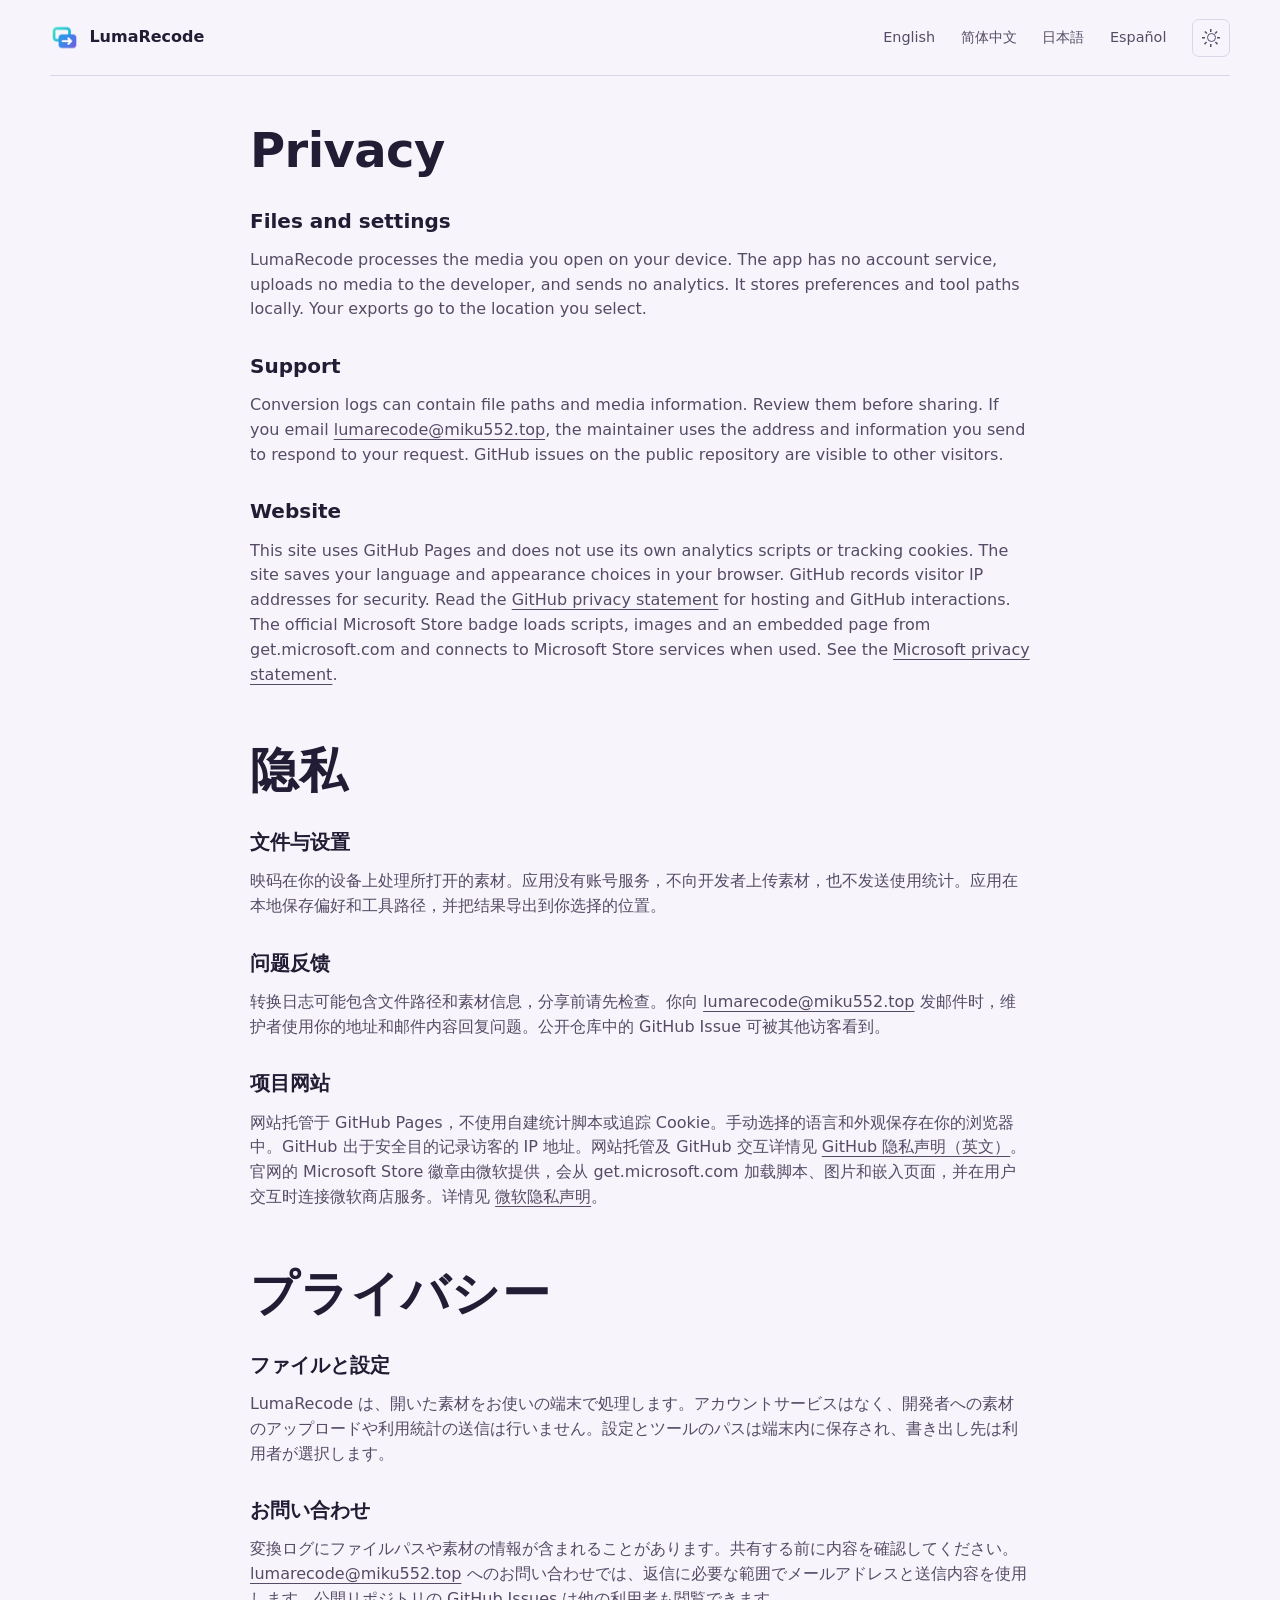
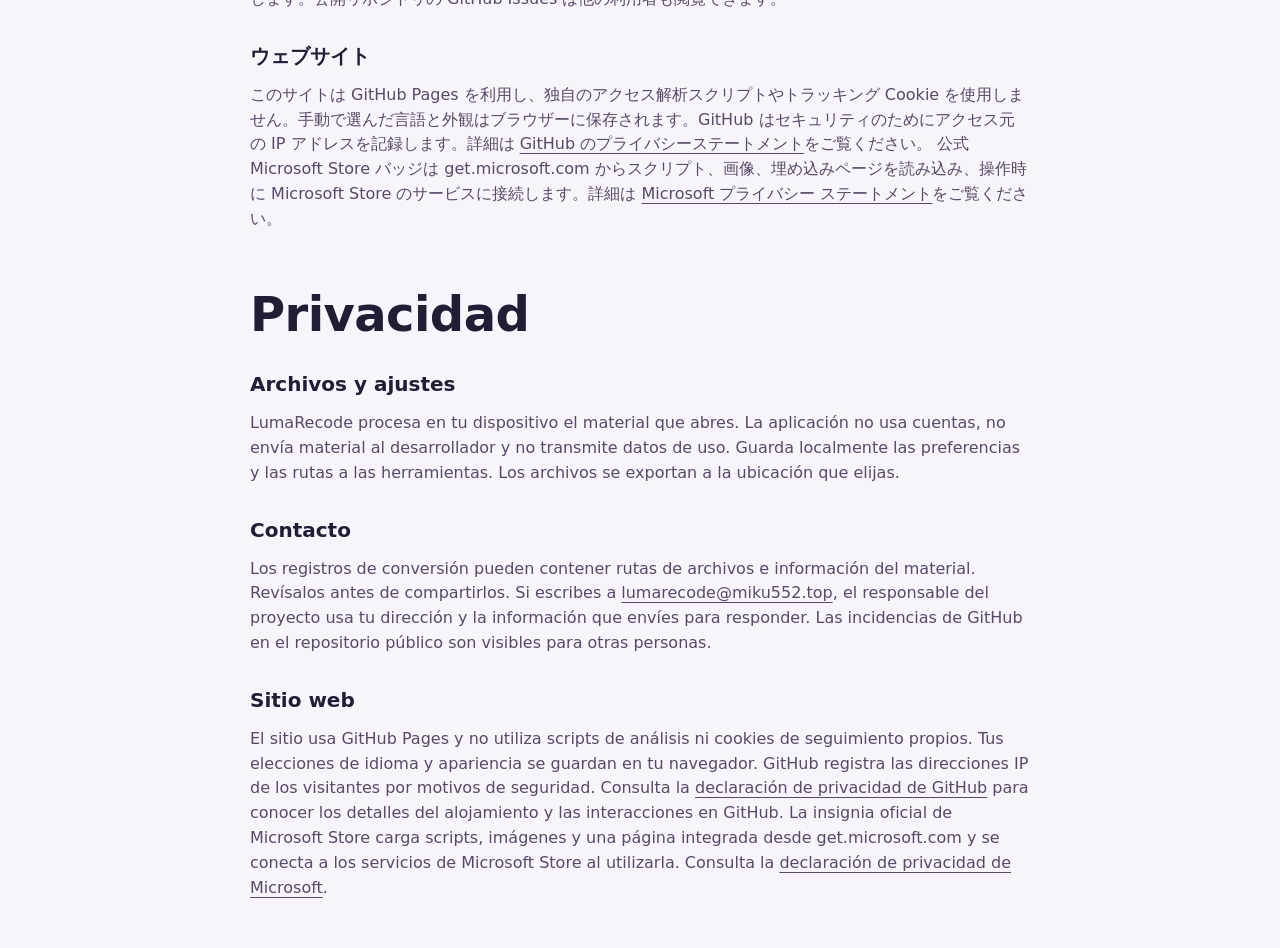
<file: site/privacy.html>
<!doctype html>
<html lang="en">
<head>
  <meta charset="utf-8">
  <meta name="viewport" content="width=device-width, initial-scale=1">
  <meta name="color-scheme" content="light dark">
  <link rel="canonical" href="https://lumarecode.miku552.top/privacy.html">
  <link rel="icon" href="assets/lumarecode.png" type="image/png">
  <script src="appearance.js?v=3"></script>
  <link rel="stylesheet" href="style.css?v=3">
  <title>Privacy · LumaRecode</title>
</head>
<body>
  <header class="wrap topbar">
    <a class="brand" href="./"><img src="assets/lumarecode.png" width="29" height="29" alt="">LumaRecode</a>
    <div class="site-nav">
      <nav aria-label="Language">
        <a href="#english">English</a>
        <a href="#zh" lang="zh-Hans">简体中文</a>
        <a href="#ja" lang="ja">日本語</a>
        <a href="#es" lang="es">Español</a>
      </nav>
      <details class="theme-picker" data-label="Appearance" hidden>
        <summary aria-label="Appearance"><span class="theme-icon" aria-hidden="true"></span></summary>
        <div class="theme-menu" role="group" aria-label="Appearance">
          <button type="button" data-mode="system" aria-pressed="true">System theme</button>
          <button type="button" data-mode="light" aria-pressed="false">Light theme</button>
          <button type="button" data-mode="dark" aria-pressed="false">Dark theme</button>
        </div>
      </details>
    </div>
  </header>
  <main class="wrap policy">
    <section id="english" aria-labelledby="english-heading">
      <h1 id="english-heading">Privacy</h1>
      <h2>Files and settings</h2>
      <p>LumaRecode processes the media you open on your device. The app has no account service, uploads no media to the developer, and sends no analytics. It stores preferences and tool paths locally. Your exports go to the location you select.</p>
      <h2>Support</h2>
      <p>Conversion logs can contain file paths and media information. Review them before sharing. If you email <a href="mailto:lumarecode@miku552.top">lumarecode@miku552.top</a>, the maintainer uses the address and information you send to respond to your request. GitHub issues on the public repository are visible to other visitors.</p>
      <h2>Website</h2>
      <p>This site uses GitHub Pages and does not use its own analytics scripts or tracking cookies. The site saves your language and appearance choices in your browser. GitHub records visitor IP addresses for security. Read the <a href="https://docs.github.com/en/site-policy/privacy-policies/github-general-privacy-statement">GitHub privacy statement</a> for hosting and GitHub interactions. The official Microsoft Store badge loads scripts, images and an embedded page from get.microsoft.com and connects to Microsoft Store services when used. See the <a href="https://privacy.microsoft.com/privacystatement">Microsoft privacy statement</a>.</p>
    </section>
    <section id="zh" lang="zh-Hans" aria-labelledby="zh-heading">
      <h1 id="zh-heading">隐私</h1>
      <h2>文件与设置</h2>
      <p>映码在你的设备上处理所打开的素材。应用没有账号服务，不向开发者上传素材，也不发送使用统计。应用在本地保存偏好和工具路径，并把结果导出到你选择的位置。</p>
      <h2>问题反馈</h2>
      <p>转换日志可能包含文件路径和素材信息，分享前请先检查。你向 <a href="mailto:lumarecode@miku552.top">lumarecode@miku552.top</a> 发邮件时，维护者使用你的地址和邮件内容回复问题。公开仓库中的 GitHub Issue 可被其他访客看到。</p>
      <h2>项目网站</h2>
      <p>网站托管于 GitHub Pages，不使用自建统计脚本或追踪 Cookie。手动选择的语言和外观保存在你的浏览器中。GitHub 出于安全目的记录访客的 IP 地址。网站托管及 GitHub 交互详情见 <a href="https://docs.github.com/en/site-policy/privacy-policies/github-general-privacy-statement">GitHub 隐私声明（英文）</a>。 官网的 Microsoft Store 徽章由微软提供，会从 get.microsoft.com 加载脚本、图片和嵌入页面，并在用户交互时连接微软商店服务。详情见 <a href="https://privacy.microsoft.com/privacystatement">微软隐私声明</a>。</p>
    </section>
    <section id="ja" lang="ja" aria-labelledby="ja-heading">
      <h1 id="ja-heading">プライバシー</h1>
      <h2>ファイルと設定</h2>
      <p>LumaRecode は、開いた素材をお使いの端末で処理します。アカウントサービスはなく、開発者への素材のアップロードや利用統計の送信は行いません。設定とツールのパスは端末内に保存され、書き出し先は利用者が選択します。</p>
      <h2>お問い合わせ</h2>
      <p>変換ログにファイルパスや素材の情報が含まれることがあります。共有する前に内容を確認してください。<a href="mailto:lumarecode@miku552.top">lumarecode@miku552.top</a> へのお問い合わせでは、返信に必要な範囲でメールアドレスと送信内容を使用します。公開リポジトリの GitHub Issues は他の利用者も閲覧できます。</p>
      <h2>ウェブサイト</h2>
      <p>このサイトは GitHub Pages を利用し、独自のアクセス解析スクリプトやトラッキング Cookie を使用しません。手動で選んだ言語と外観はブラウザーに保存されます。GitHub はセキュリティのためにアクセス元の IP アドレスを記録します。詳細は <a href="https://docs.github.com/ja/site-policy/privacy-policies/github-general-privacy-statement">GitHub のプライバシーステートメント</a>をご覧ください。 公式 Microsoft Store バッジは get.microsoft.com からスクリプト、画像、埋め込みページを読み込み、操作時に Microsoft Store のサービスに接続します。詳細は <a href="https://privacy.microsoft.com/privacystatement">Microsoft プライバシー ステートメント</a>をご覧ください。</p>
    </section>
    <section id="es" lang="es" aria-labelledby="es-heading">
      <h1 id="es-heading">Privacidad</h1>
      <h2>Archivos y ajustes</h2>
      <p>LumaRecode procesa en tu dispositivo el material que abres. La aplicación no usa cuentas, no envía material al desarrollador y no transmite datos de uso. Guarda localmente las preferencias y las rutas a las herramientas. Los archivos se exportan a la ubicación que elijas.</p>
      <h2>Contacto</h2>
      <p>Los registros de conversión pueden contener rutas de archivos e información del material. Revísalos antes de compartirlos. Si escribes a <a href="mailto:lumarecode@miku552.top">lumarecode@miku552.top</a>, el responsable del proyecto usa tu dirección y la información que envíes para responder. Las incidencias de GitHub en el repositorio público son visibles para otras personas.</p>
      <h2>Sitio web</h2>
      <p>El sitio usa GitHub Pages y no utiliza scripts de análisis ni cookies de seguimiento propios. Tus elecciones de idioma y apariencia se guardan en tu navegador. GitHub registra las direcciones IP de los visitantes por motivos de seguridad. Consulta la <a href="https://docs.github.com/es/site-policy/privacy-policies/github-general-privacy-statement">declaración de privacidad de GitHub</a> para conocer los detalles del alojamiento y las interacciones en GitHub. La insignia oficial de Microsoft Store carga scripts, imágenes y una página integrada desde get.microsoft.com y se conecta a los servicios de Microsoft Store al utilizarla. Consulta la <a href="https://privacy.microsoft.com/privacystatement">declaración de privacidad de Microsoft</a>.</p>
    </section>
  </main>
</body>
</html>
</file>
<file: site/style.css>
:root {
  color-scheme: dark;
  font-family: system-ui, "Segoe UI", sans-serif;
  color: var(--text);
  background: #101017;
  --text: #f7f5ff;
  --muted: #b7b4c9;
  --line: #2c293b;
  --accent: #d1c2fb;
  --panel: #191823;
  --button-border: #494359;
  --button-hover: #252233;
  --button-hover-border: #82749d;
  --filled-text: #201733;
  --filled-hover: #e4d9ff;
  --image-border: #454158;
  --image-shadow: #030208b0;
  --image-glow: #51459832;
}

:root[data-appearance="light"] {
  color-scheme: light;
  background: #f7f5fb;
  --text: #221c34;
  --muted: #554b66;
  --line: #dcd5e9;
  --accent: #4935aa;
  --panel: #fff;
  --button-border: #887ca3;
  --button-hover: #eee9f8;
  --button-hover-border: #695b88;
  --filled-text: #fff;
  --filled-hover: #382682;
  --image-border: #cfc6e0;
  --image-shadow: #3c25501f;
  --image-glow: #7861b415;
}

*, *::before, *::after { box-sizing: border-box; }
body { margin: 0; line-height: 1.55; }
a { color: inherit; text-underline-offset: .22em; }
a:focus-visible, .theme-picker :focus-visible { outline: 2px solid var(--accent); outline-offset: 3px; }
img { display: block; max-width: 100%; height: auto; }
figure, h1, h2, h3, p { margin: 0; }
.wrap { width: min(1180px, calc(100% - 64px)); margin-inline: auto; }
.skip { position: absolute; left: 1rem; top: -5rem; padding: .7rem; background: var(--panel); z-index: 2; }
.skip:focus { top: 1rem; }

.topbar, .footer {
  display: flex;
  justify-content: space-between;
  align-items: center;
  gap: 1.5rem;
  min-height: 76px;
  padding-block: 16px;
}
.topbar { border-bottom: 1px solid var(--line); }
.brand { display: inline-flex; align-items: center; gap: .65rem; font-weight: 700; text-decoration: none; }
nav { display: flex; flex-wrap: wrap; gap: .65rem 1.6rem; color: var(--muted); font-size: .9rem; }
nav a { text-decoration: none; }
nav a:hover { color: var(--text); text-decoration: underline; }
.site-nav { display: flex; flex-wrap: wrap; gap: .55rem 1.6rem; align-items: center; justify-content: flex-end; }
.locale-nav { border-inline-start: 1px solid var(--line); padding-inline-start: 1.25rem; gap: .15rem .85rem; }
.locale-nav a { display: inline-flex; min-height: 36px; align-items: center; }
.locale-nav [aria-current="page"] { color: var(--accent); text-decoration: underline; }
.theme-picker { position: relative; font-size: .9rem; }
.theme-picker summary {
  display: grid;
  place-items: center;
  width: 38px;
  height: 38px;
  border: 1px solid var(--line);
  border-radius: 7px;
  color: var(--muted);
  list-style: none;
  cursor: pointer;
}
.theme-picker summary::-webkit-details-marker { display: none; }
.theme-picker summary:hover, .theme-picker[open] summary {
  background: var(--panel);
  border-color: var(--button-border);
  color: var(--text);
}
.theme-icon {
  --ray: linear-gradient(currentColor, currentColor);
  position: relative;
  display: grid;
  place-items: center;
  width: 18px;
  height: 18px;
  background: var(--ray) center top / 1.5px 3px no-repeat,
              var(--ray) center bottom / 1.5px 3px no-repeat,
              var(--ray) left center / 3px 1.5px no-repeat,
              var(--ray) right center / 3px 1.5px no-repeat;
}
.theme-icon::before {
  content: "";
  width: 9px;
  height: 9px;
  border: 1.5px solid;
  border-radius: 50%;
}
.theme-icon::after {
  content: "";
  position: absolute;
  inset: 0;
  background: inherit;
  transform: rotate(45deg);
}
:root[data-appearance="dark"] .theme-icon { background: none; }
:root[data-appearance="dark"] .theme-icon::before {
  width: 15px;
  height: 15px;
  border: 0;
  box-shadow: inset 4px -2px 0 currentColor;
  transform: rotate(-12deg);
}
:root[data-appearance="dark"] .theme-icon::after { display: none; }
.theme-menu {
  position: absolute;
  z-index: 3;
  inset-block-start: calc(100% + .4rem);
  inset-inline-end: 0;
  display: grid;
  gap: .15rem;
  min-width: max(100%, 9rem);
  padding: .35rem;
  background: var(--panel);
  border: 1px solid var(--line);
  border-radius: 9px;
  box-shadow: 0 .65rem 1.7rem var(--image-shadow);
}
.theme-menu button {
  display: flex;
  align-items: center;
  justify-content: space-between;
  gap: .95rem;
  min-height: 36px;
  padding: .35rem .6rem;
  border: 0;
  border-radius: 5px;
  background: transparent;
  color: var(--text);
  font: inherit;
  text-align: start;
  white-space: nowrap;
  cursor: pointer;
}
.theme-menu button:hover, .theme-menu [aria-pressed="true"] { background: var(--button-hover); }
.theme-picker:not([open]) .theme-menu { display: none; }
.theme-menu [aria-pressed="true"] { color: var(--accent); font-weight: 650; }
.theme-menu [aria-pressed="true"]::after {
  content: "";
  width: .34rem;
  height: .62rem;
  border-right: 1.5px solid;
  border-bottom: 1.5px solid;
  transform: translateY(-.1rem) rotate(40deg);
}

.hero {
  display: grid;
  grid-template-columns: minmax(0, .95fr) minmax(0, 1.05fr);
  align-items: center;
  gap: clamp(2rem, 5vw, 5rem);
  padding-block: clamp(3.2rem, 7vw, 6.6rem);
}
.platforms { color: var(--accent); font-size: .92rem; font-weight: 600; }
.platforms { margin-bottom: 1.3rem; }
h1 {
  font-size: clamp(2.35rem, 4.55vw, 4.125rem);
  font-weight: 680;
  letter-spacing: -.012em;
  line-height: 1.1;
  text-wrap: balance;
}
h1:lang(zh), h1:lang(ja) { letter-spacing: .028em; line-height: 1.15; }
.hero h1:lang(en) { font-size: clamp(2.25rem, 4.15vw, 3.5rem); }
.lede { margin-top: 1.4rem; max-width: 34ch; font-size: clamp(1.06rem, 1.6vw, 1.26rem); }
p, figcaption { color: var(--muted); }
.actions { display: flex; flex-wrap: wrap; align-items: center; gap: .75rem; margin-top: 2rem; }
ms-store-badge { display: block; width: 100%; min-width: 0; }
ms-store-badge::part(img) { display: block; width: 100%; height: auto; }
ms-store-badge:not(:defined) { display: none; }
ms-store-badge:defined + .store-fallback { display: none; }
.button {
  display: inline-flex;
  align-items: center;
  justify-content: center;
  min-height: 44px;
  padding: .58rem .95rem;
  border: 1px solid var(--button-border);
  border-radius: 7px;
  font-size: .92rem;
  font-weight: 650;
  text-decoration: none;
}
.button:hover { background: var(--button-hover); border-color: var(--button-hover-border); }
.button.filled { border-color: var(--accent); background: var(--accent); color: var(--filled-text); }
.button.filled:hover { background: var(--filled-hover); }
.hero-shot img, .photos img {
  width: 100%;
  border: 1px solid var(--image-border);
  border-radius: 12px;
}
.hero-shot img { box-shadow: 0 18px 68px var(--image-shadow), 0 0 86px var(--image-glow); }
figcaption { margin-top: .65rem; text-align: center; font-size: .8rem; }

.workflow {
  display: grid;
  grid-template-columns: repeat(3, minmax(0, 1fr));
  gap: 1.6rem 2.5rem;
  padding-block: 1.8rem 2.2rem;
  border-block: 1px solid var(--line);
}
.workflow h2 { margin-bottom: .45rem; font-size: 1.11rem; }
.workflow p { font-size: .95rem; }
.photos {
  display: grid;
  grid-template-columns: minmax(0, 1fr) minmax(0, .9fr);
  align-items: center;
  gap: clamp(2rem, 7vw, 6rem);
  padding-block: clamp(3.5rem, 8vw, 7rem);
}
.photos h2, .downloads h2 { font-size: clamp(1.9rem, 3.55vw, 3.3rem); line-height: 1.15; letter-spacing: -.01em; }
.photos h2:lang(zh), .photos h2:lang(ja), .downloads h2:lang(zh), .downloads h2:lang(ja) { letter-spacing: .02em; }
.photos p { margin-block: 1.1rem 1.4rem; }
.text-link { color: var(--accent); font-weight: 600; }
.downloads { scroll-margin-top: 1.5rem; padding-bottom: 4rem; }
.download-panel {
  display: grid;
  grid-template-columns: minmax(0, 1fr) auto;
  align-items: center;
  gap: 1.25rem 2rem;
  margin-top: 1.35rem;
  padding: clamp(1.15rem, 3vw, 2rem);
  border: 1px solid var(--line);
  border-radius: 12px;
  background: var(--panel);
}
.download-actions { display: grid; gap: .75rem; width: 220px; max-width: 100%; }
.download-actions .button { width: 100%; min-width: 0; text-align: center; }
.download-platforms { display: grid; gap: .9rem; margin: 0; }
.download-platforms dt { color: var(--accent); font-weight: 600; }
.download-platforms dd { margin: .15rem 0 0; color: var(--muted); }
.footer { border-top: 1px solid var(--line); }
.policy { max-width: 780px; padding-block: 3rem; }
.policy section + section { margin-top: 3.5rem; }
.policy h1 { font-size: clamp(2rem, 5vw, 3rem); }
.policy h2 { font-size: 1.25rem; margin-top: 1.8rem; }
.policy p { margin-top: .7rem; }

@media (max-width: 830px) {
  .wrap { width: calc(100% - 40px); }
  .hero, .photos { grid-template-columns: 1fr; gap: 1.8rem; }
  .hero .lede { max-width: 50ch; }
  .photos > div { order: -1; }
}

@media (max-width: 560px) {
  .topbar, .footer { align-items: flex-start; flex-direction: column; gap: .9rem; }
  nav { gap: .55rem 1.05rem; }
  .site-nav { width: 100%; justify-content: flex-start; gap: .4rem .55rem; }
  .locale-nav { border-inline-start: 0; padding-inline-start: 0; gap: .15rem .55rem; }
  .theme-picker { margin-inline-start: auto; }
  .workflow, .download-panel { grid-template-columns: 1fr; }
  .download-actions { justify-self: start; }
}

@media (max-width: 360px) {
  .headline-break { display: none; }
}
</file>
